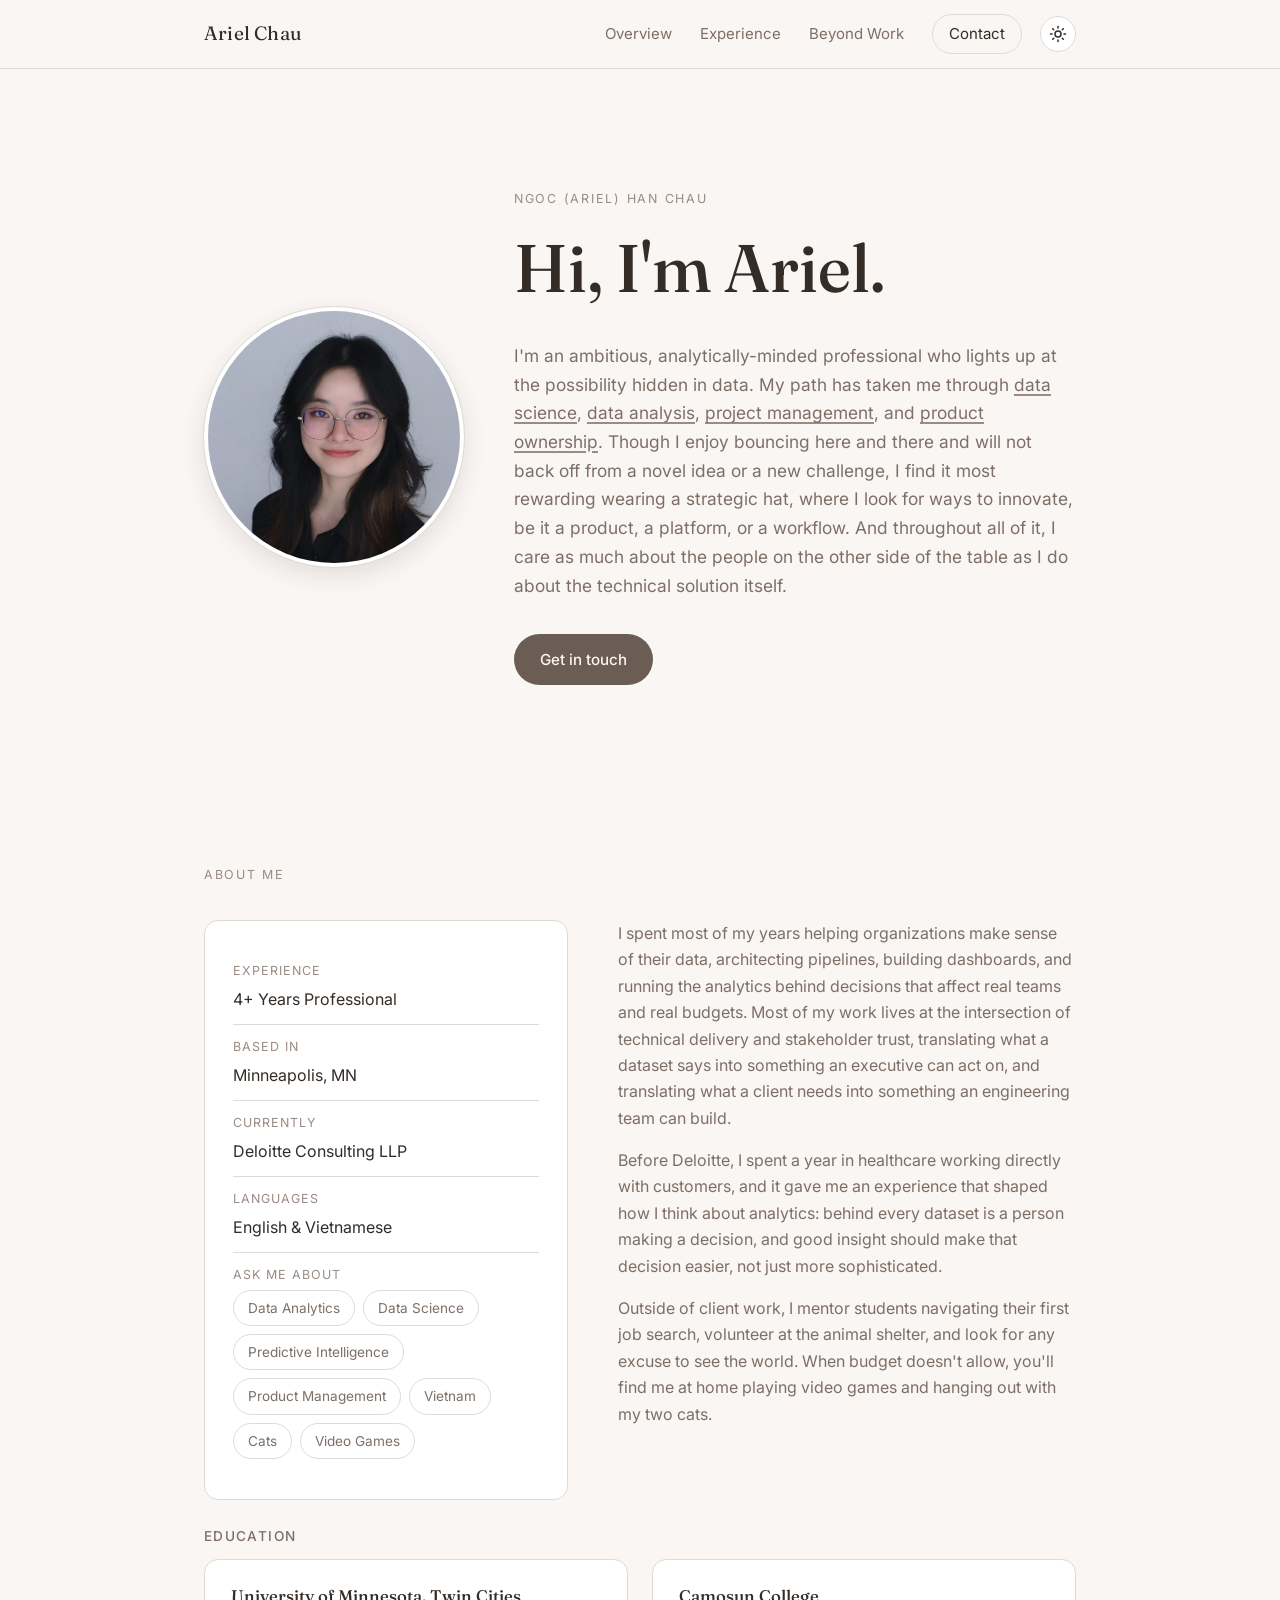
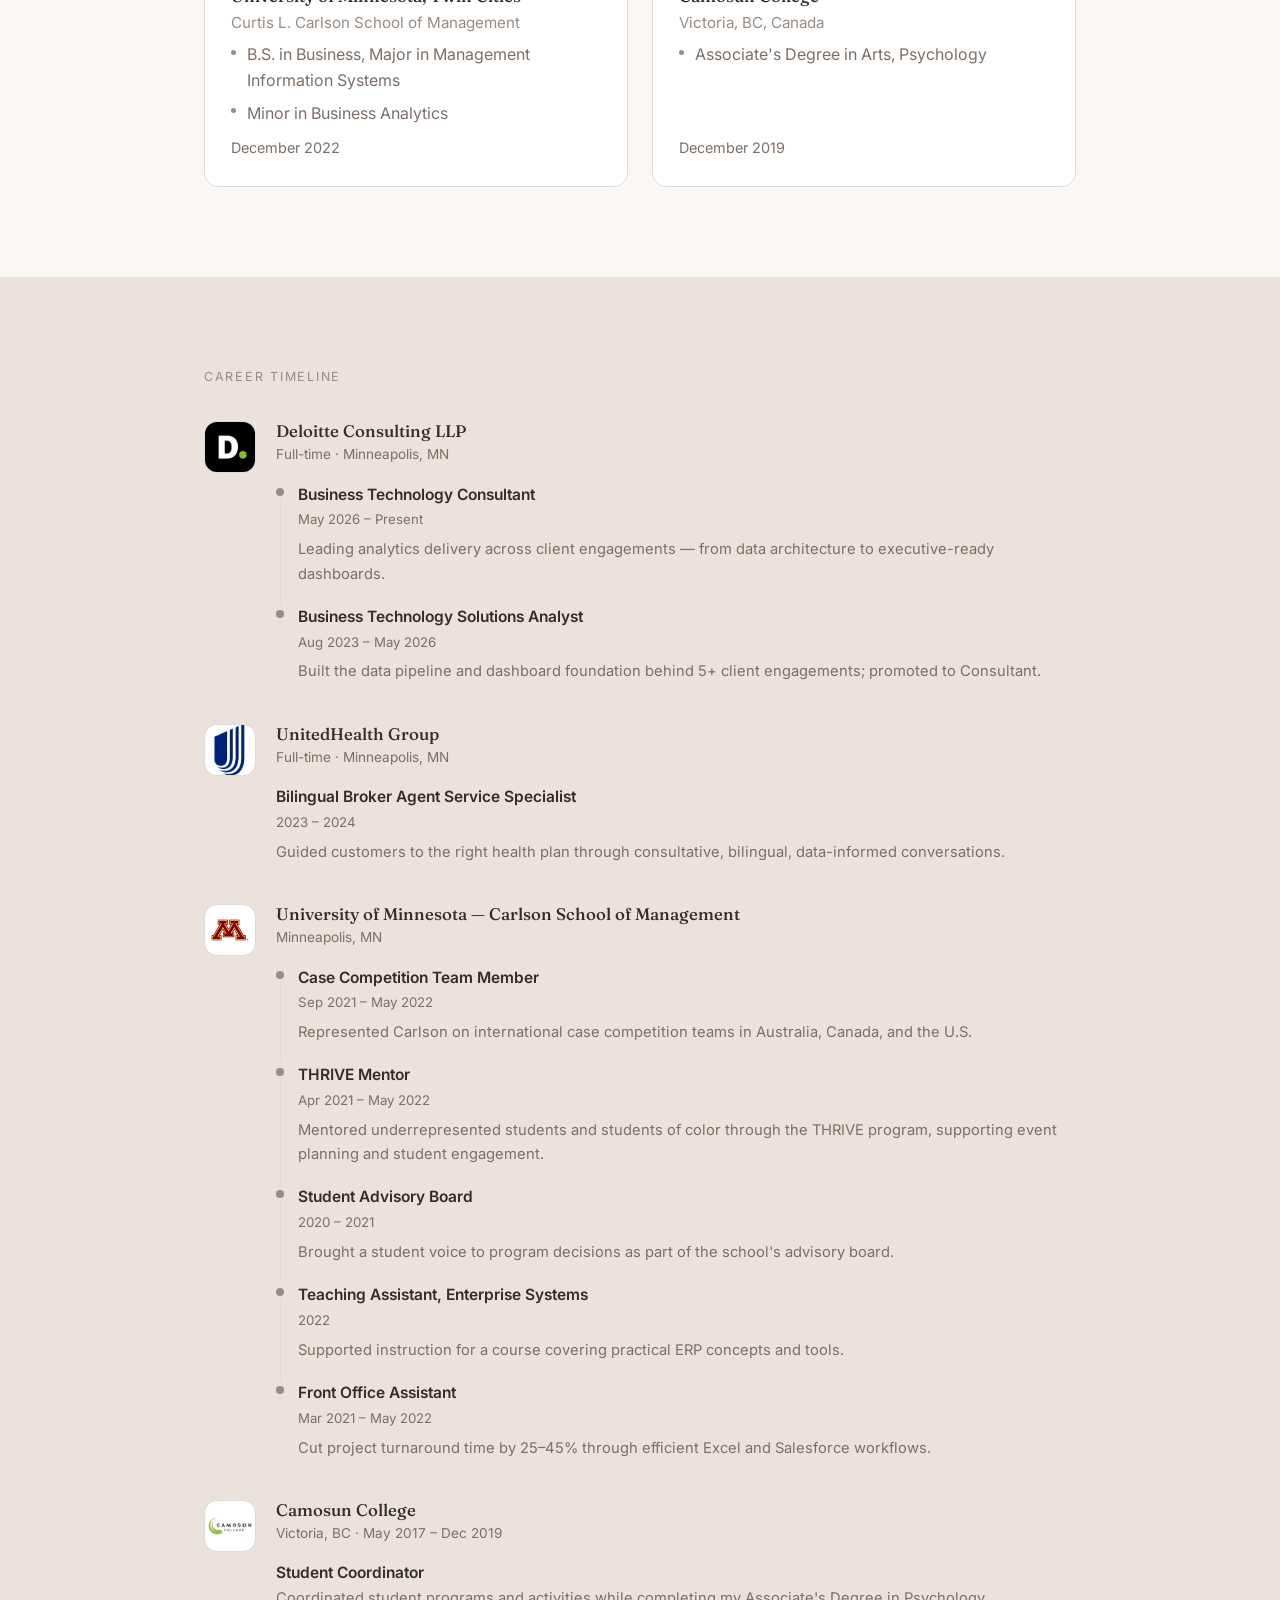
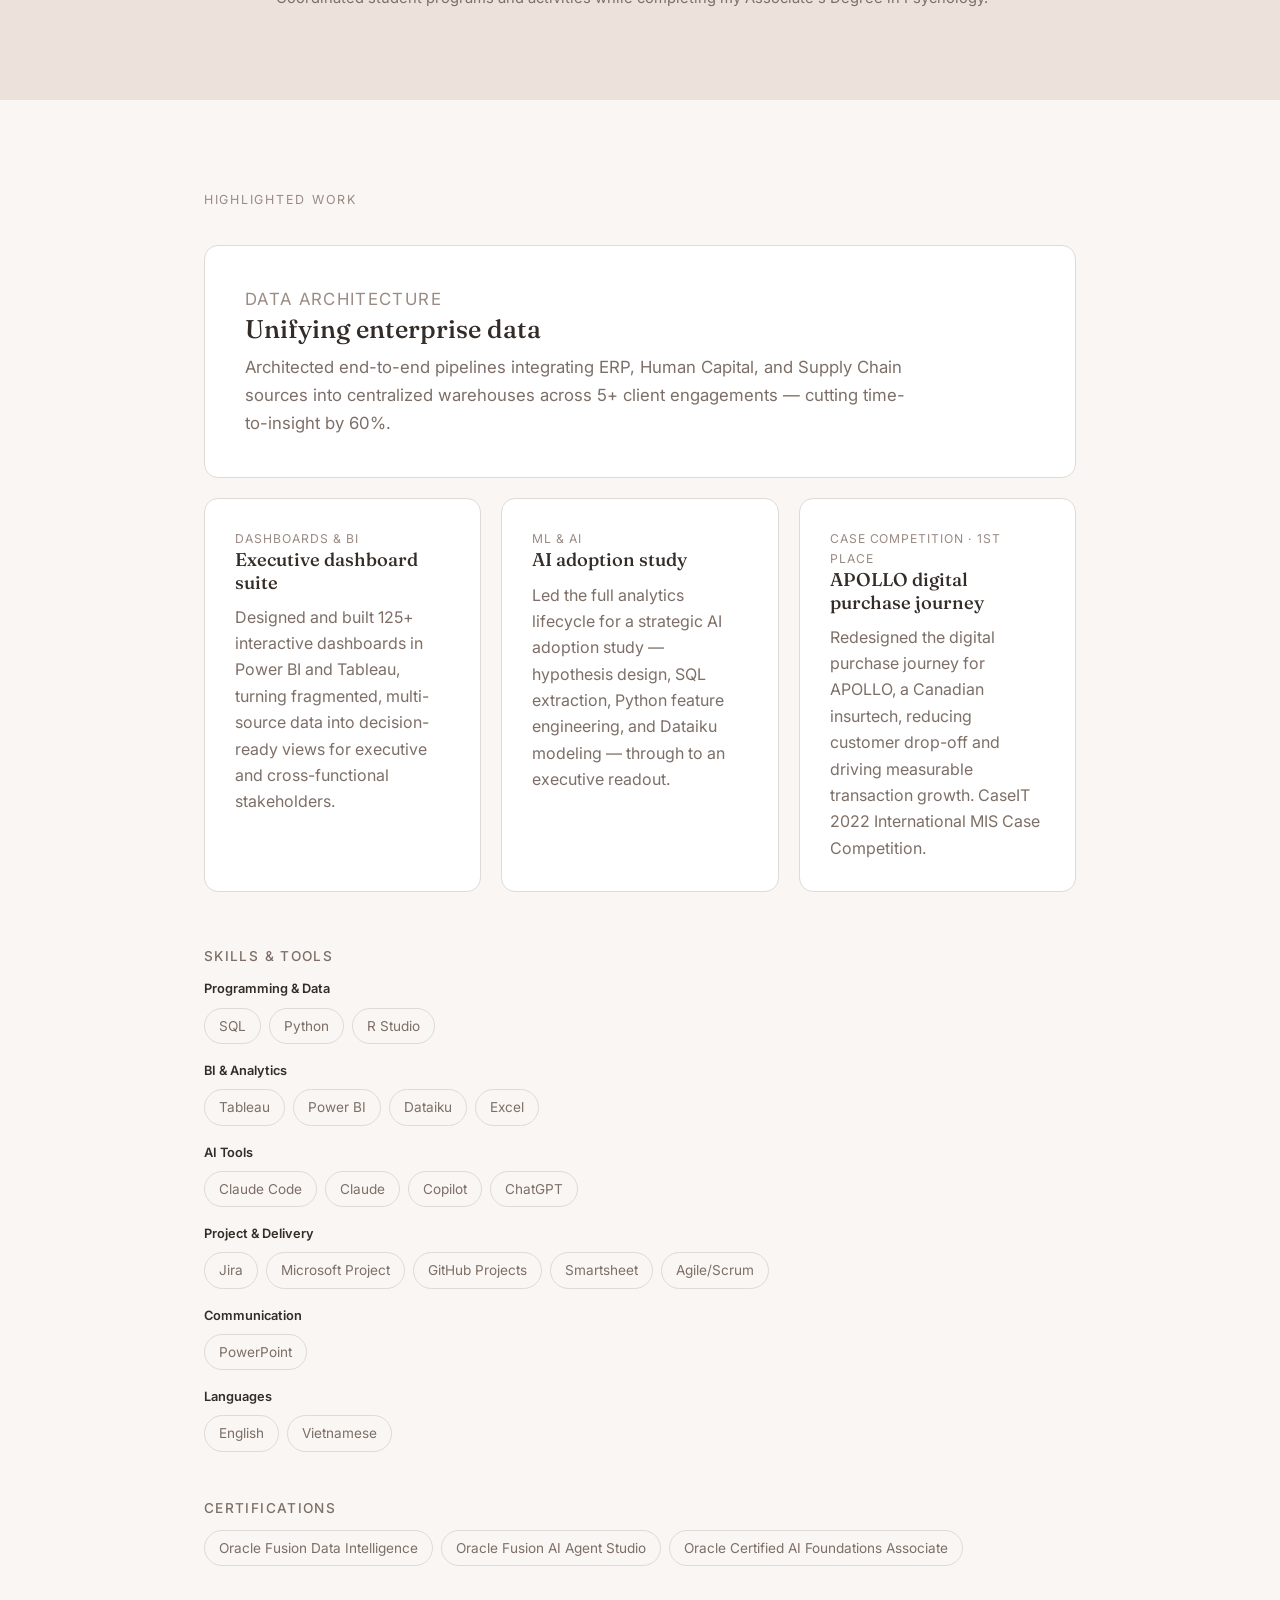
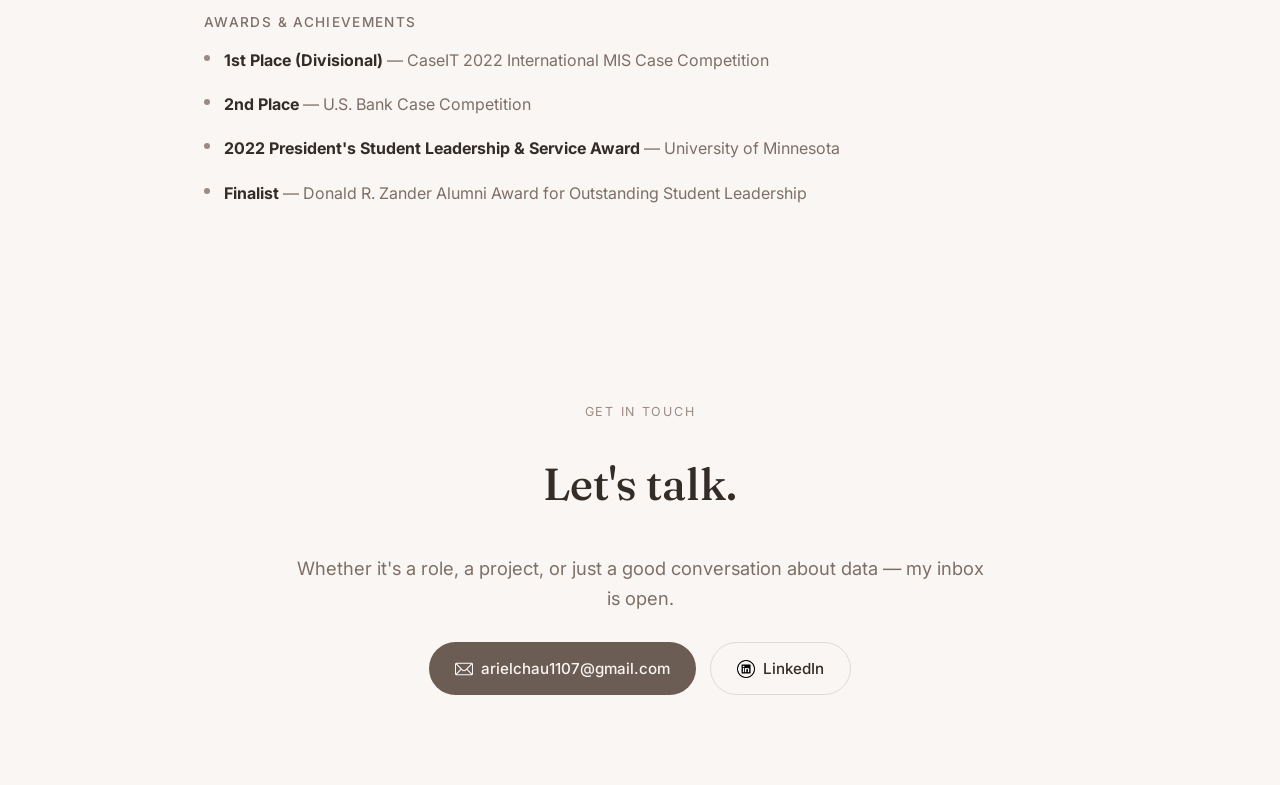
<file: index.html>
<!DOCTYPE html>
<html lang="en">
<head>
<meta charset="UTF-8">
<meta name="viewport" content="width=device-width, initial-scale=1.0">
<title>Ariel Chau - Strategic, Analytics & AI</title>
<meta name="description" content="Ariel Chau — Technology Consultant at Deloitte. Data, analytics, and people-first consulting.">
<link rel="icon" href="data:image/svg+xml,<svg xmlns=%22http://www.w3.org/2000/svg%22 viewBox=%220 0 100 100%22><text y=%22.9em%22 font-size=%2290%22>🌿</text></svg>">
<link rel="preconnect" href="https://fonts.googleapis.com">
<link rel="preconnect" href="https://fonts.gstatic.com" crossorigin>
<link href="https://fonts.googleapis.com/css2?family=Fraunces:opsz,wght@9..144,400;9..144,500;9..144,600&family=Inter:wght@400;500;600&display=swap" rel="stylesheet">
<link rel="stylesheet" href="styles.css">
<script>
  (function () {
    var stored = localStorage.getItem('theme');
    var theme = stored || 'light';
    document.documentElement.setAttribute('data-theme', theme);
  })();
</script>
</head>
<body>

<a class="skip-link" href="#main">Skip to content</a>

<header class="site-header">
  <div class="wrap header-inner">
    <a href="#top" class="brand">Ariel Chau</a>
    <div class="header-right">
      <nav class="site-nav" id="siteNav">
        <a href="#about">Overview</a>
        <a href="experience.html">Experience</a>
        <a href="beyond-work.html">Beyond Work</a>
        <a href="#contact" class="nav-cta">Contact</a>
      </nav>
      <button class="theme-toggle" id="themeToggle" aria-label="Switch to dark mode">
        <svg class="icon-sun" width="18" height="18" viewBox="0 0 24 24" fill="none" stroke="currentColor" stroke-width="2" stroke-linecap="round" stroke-linejoin="round"><circle cx="12" cy="12" r="4"></circle><path d="M12 2v2M12 20v2M4.93 4.93l1.41 1.41M17.66 17.66l1.41 1.41M2 12h2M20 12h2M6.34 17.66l-1.41 1.41M19.07 4.93l-1.41 1.41"></path></svg>
        <svg class="icon-moon" width="18" height="18" viewBox="0 0 24 24" fill="none" stroke="currentColor" stroke-width="2" stroke-linecap="round" stroke-linejoin="round"><path d="M21 12.79A9 9 0 1 1 11.21 3 7 7 0 0 0 21 12.79z"></path></svg>
      </button>
      <button class="nav-toggle" id="navToggle" aria-label="Toggle navigation" aria-expanded="false">
        <span></span><span></span><span></span>
      </button>
    </div>
  </div>
</header>

<main id="main">

  <!-- HERO -->
  <section class="hero" id="top">
    <div class="wrap hero-inner">
      <img class="hero-photo reveal" src="assets/headshot.jpg" alt="Portrait of Ariel Chau" width="260" height="260">
      <div class="hero-text">
        <p class="eyebrow reveal">Ngoc (Ariel) Han Chau</p>
        <h1 class="reveal">Hi, I'm Ariel.</h1>
        <p class="hero-sub reveal">
          I'm an ambitious, analytically-minded professional who lights up at the possibility hidden in
          data. My path has taken me through <a class="hero-keyword" href="experience.html?q=data%20science">data science</a>,
          <a class="hero-keyword" href="experience.html?q=data%20analysis">data analysis</a>,
          <a class="hero-keyword" href="experience.html?q=project%20management">project management</a>, and
          <a class="hero-keyword" href="experience.html?q=product%20ownership">product ownership</a>.
          Though I enjoy bouncing here and there and will not back off from a novel idea or a
          new challenge, I find it most rewarding wearing a strategic hat, where I look for ways to
          innovate, be it a product, a platform, or a workflow. And throughout all of it, I care as much
          about the people on the other side of the table as I do about the technical solution itself.
        </p>
        <div class="hero-actions reveal">
          <a class="btn btn-primary" href="#contact">Get in touch</a>
        </div>
      </div>
    </div>
  </section>

  <!-- ABOUT -->
  <section class="section" id="about">
    <div class="wrap">
      <p class="section-label reveal">About Me</p>
      <div class="about-grid">
        <div class="facts-card reveal">
          <dl class="facts">
            <div><dt>Experience</dt><dd>4+ Years Professional</dd></div>
            <div><dt>Based in</dt><dd>Minneapolis, MN</dd></div>
            <div><dt>Currently</dt><dd>Deloitte Consulting LLP</dd></div>
            <div><dt>Languages</dt><dd>English &amp; Vietnamese</dd></div>
            <div>
              <dt>Ask Me About</dt>
              <dd>
                <div class="tags facts-tags">
                  <span>Data Analytics</span>
                  <span>Data Science</span>
                  <span>Predictive Intelligence</span>
                  <span>Product Management</span>
                  <span>Vietnam</span>
                  <span>Cats</span>
                  <span>Video Games</span>
                </div>
              </dd>
            </div>
          </dl>
        </div>
        <div class="reveal">
          <p>
            I spent most of my years helping organizations make sense of their data, architecting
            pipelines, building dashboards, and running the analytics behind decisions that affect real
            teams and real budgets. Most of my work lives at the intersection of technical delivery and
            stakeholder trust, translating what a dataset says into something an executive can act on, and
            translating what a client needs into something an engineering team can build.
          </p>
          <p>
            Before Deloitte, I spent a year in healthcare working directly with customers, and it gave me
            an experience that shaped how I think about analytics: behind every dataset is a person making
            a decision, and good insight should make that decision easier, not just more sophisticated.
          </p>
          <p>
            Outside of client work, I mentor students navigating their first job search, volunteer at the
            animal shelter, and look for any excuse to see the world. When budget doesn't allow, you'll
            find me at home playing video games and hanging out with my two cats.
          </p>
        </div>
      </div>

      <h4 class="sub-label">Education</h4>
      <div class="edu-grid">
        <div class="edu-card reveal">
          <div>
            <h4>University of Minnesota, Twin Cities</h4>
            <p class="timeline-org">Curtis L. Carlson School of Management</p>
            <ul class="edu-list">
              <li>B.S. in Business, Major in Management Information Systems</li>
              <li>Minor in Business Analytics</li>
            </ul>
          </div>
          <p class="muted">December 2022</p>
        </div>
        <div class="edu-card reveal">
          <div>
            <h4>Camosun College</h4>
            <p class="timeline-org">Victoria, BC, Canada</p>
            <ul class="edu-list">
              <li>Associate's Degree in Arts, Psychology</li>
            </ul>
          </div>
          <p class="muted">December 2019</p>
        </div>
      </div>
    </div>
  </section>

  <!-- CAREER TIMELINE -->
  <section class="section section-alt" id="career-timeline">
    <div class="wrap">
      <p class="section-label reveal">Career Timeline</p>

      <div class="career-timeline">

        <div class="tl-group reveal">
          <div class="tl-logo"><img src="assets/logos/deloitte-icon.png" alt="Deloitte logo"></div>
          <div class="tl-group-body">
            <h3 class="tl-company">Deloitte Consulting LLP</h3>
            <p class="tl-meta">Full-time · Minneapolis, MN</p>
            <div class="tl-roles">
              <div class="tl-role">
                <p class="tl-role-title">Business Technology Consultant</p>
                <p class="tl-role-date">May 2026 – Present</p>
                <p class="tl-role-brief">Leading analytics delivery across client engagements — from data architecture to executive-ready dashboards.</p>
              </div>
              <div class="tl-role">
                <p class="tl-role-title">Business Technology Solutions Analyst</p>
                <p class="tl-role-date">Aug 2023 – May 2026</p>
                <p class="tl-role-brief">Built the data pipeline and dashboard foundation behind 5+ client engagements; promoted to Consultant.</p>
              </div>
            </div>
          </div>
        </div>

        <div class="tl-group reveal">
          <div class="tl-logo"><img src="assets/logos/uhg-icon.webp" alt="UnitedHealth Group logo"></div>
          <div class="tl-group-body">
            <h3 class="tl-company">UnitedHealth Group</h3>
            <p class="tl-meta">Full-time · Minneapolis, MN</p>
            <div class="tl-roles">
              <div class="tl-role tl-role--plain">
                <p class="tl-role-title">Bilingual Broker Agent Service Specialist</p>
                <p class="tl-role-date">2023 – 2024</p>
                <p class="tl-role-brief">Guided customers to the right health plan through consultative, bilingual, data-informed conversations.</p>
              </div>
            </div>
          </div>
        </div>

        <div class="tl-group reveal">
          <div class="tl-logo tl-logo--contain"><img src="assets/logos/umn.svg" alt="University of Minnesota logo"></div>
          <div class="tl-group-body">
            <h3 class="tl-company">University of Minnesota — Carlson School of Management</h3>
            <p class="tl-meta">Minneapolis, MN</p>
            <div class="tl-roles">
              <div class="tl-role">
                <p class="tl-role-title">Case Competition Team Member</p>
                <p class="tl-role-date">Sep 2021 – May 2022</p>
                <p class="tl-role-brief">Represented Carlson on international case competition teams in Australia, Canada, and the U.S.</p>
              </div>
              <div class="tl-role">
                <p class="tl-role-title">THRIVE Mentor</p>
                <p class="tl-role-date">Apr 2021 – May 2022</p>
                <p class="tl-role-brief">Mentored underrepresented students and students of color through the THRIVE program, supporting event planning and student engagement.</p>
              </div>
              <div class="tl-role">
                <p class="tl-role-title">Student Advisory Board</p>
                <p class="tl-role-date">2020 – 2021</p>
                <p class="tl-role-brief">Brought a student voice to program decisions as part of the school's advisory board.</p>
              </div>
              <div class="tl-role">
                <p class="tl-role-title">Teaching Assistant, Enterprise Systems</p>
                <p class="tl-role-date">2022</p>
                <p class="tl-role-brief">Supported instruction for a course covering practical ERP concepts and tools.</p>
              </div>
              <div class="tl-role">
                <p class="tl-role-title">Front Office Assistant</p>
                <p class="tl-role-date">Mar 2021 – May 2022</p>
                <p class="tl-role-brief">Cut project turnaround time by 25–45% through efficient Excel and Salesforce workflows.</p>
              </div>
            </div>
          </div>
        </div>

        <div class="tl-group reveal">
          <div class="tl-logo"><img src="assets/logos/camosun-icon.webp" alt="Camosun College logo"></div>
          <div class="tl-group-body">
            <h3 class="tl-company">Camosun College</h3>
            <p class="tl-meta">Victoria, BC · May 2017 – Dec 2019</p>
            <div class="tl-roles">
              <div class="tl-role tl-role--plain">
                <p class="tl-role-title">Student Coordinator</p>
                <p class="tl-role-brief">Coordinated student programs and activities while completing my Associate's Degree in Psychology.</p>
              </div>
            </div>
          </div>
        </div>

      </div>
    </div>
  </section>

  <!-- WORK / PROJECTS -->
  <section class="section" id="work">
    <div class="wrap">
      <p class="section-label reveal">Highlighted Work</p>
      <div class="work-bento reveal">
        <article class="work-card work-card-featured">
          <p class="card-tag">Data Architecture</p>
          <h3>Unifying enterprise data</h3>
          <p>Architected end-to-end pipelines integrating ERP, Human Capital, and Supply Chain sources into centralized warehouses across 5+ client engagements — cutting time-to-insight by 60%.</p>
        </article>
        <article class="work-card">
          <p class="card-tag">Dashboards &amp; BI</p>
          <h3>Executive dashboard suite</h3>
          <p>Designed and built 125+ interactive dashboards in Power BI and Tableau, turning fragmented, multi-source data into decision-ready views for executive and cross-functional stakeholders.</p>
        </article>
        <article class="work-card">
          <p class="card-tag">ML &amp; AI</p>
          <h3>AI adoption study</h3>
          <p>Led the full analytics lifecycle for a strategic AI adoption study — hypothesis design, SQL extraction, Python feature engineering, and Dataiku modeling — through to an executive readout.</p>
        </article>
        <article class="work-card">
          <p class="card-tag">Case Competition · 1st Place</p>
          <h3>APOLLO digital purchase journey</h3>
          <p>Redesigned the digital purchase journey for APOLLO, a Canadian insurtech, reducing customer drop-off and driving measurable transaction growth. CaseIT 2022 International MIS Case Competition.</p>
        </article>
      </div>

      <div class="reveal stack-block">
        <h4 class="sub-label">Skills &amp; Tools</h4>
        <div class="skill-groups">
          <div class="skill-group">
            <p class="skill-group-label">Programming &amp; Data</p>
            <div class="tags"><span>SQL</span><span>Python</span><span>R Studio</span></div>
          </div>
          <div class="skill-group">
            <p class="skill-group-label">BI &amp; Analytics</p>
            <div class="tags"><span>Tableau</span><span>Power BI</span><span>Dataiku</span><span>Excel</span></div>
          </div>
          <div class="skill-group">
            <p class="skill-group-label">AI Tools</p>
            <div class="tags"><span>Claude Code</span><span>Claude</span><span>Copilot</span><span>ChatGPT</span></div>
          </div>
          <div class="skill-group">
            <p class="skill-group-label">Project &amp; Delivery</p>
            <div class="tags"><span>Jira</span><span>Microsoft Project</span><span>GitHub Projects</span><span>Smartsheet</span><span>Agile/Scrum</span></div>
          </div>
          <div class="skill-group">
            <p class="skill-group-label">Communication</p>
            <div class="tags"><span>PowerPoint</span></div>
          </div>
          <div class="skill-group">
            <p class="skill-group-label">Languages</p>
            <div class="tags"><span>English</span><span>Vietnamese</span></div>
          </div>
        </div>
      </div>

      <div class="reveal stack-block">
        <h4 class="sub-label">Certifications</h4>
        <div class="tags">
          <span>Oracle Fusion Data Intelligence</span>
          <span>Oracle Fusion AI Agent Studio</span>
          <span>Oracle Certified AI Foundations Associate</span>
        </div>
      </div>

      <div class="reveal stack-block">
        <h4 class="sub-label">Awards &amp; Achievements</h4>
        <ul class="plain-list">
          <li><strong>1st Place (Divisional)</strong> — CaseIT 2022 International MIS Case Competition</li>
          <li><strong>2nd Place</strong> — U.S. Bank Case Competition</li>
          <li><strong>2022 President's Student Leadership &amp; Service Award</strong> — University of Minnesota</li>
          <li><strong>Finalist</strong> — Donald R. Zander Alumni Award for Outstanding Student Leadership</li>
        </ul>
      </div>
    </div>
  </section>

  <!-- CONTACT -->
  <section class="section contact" id="contact">
    <div class="wrap contact-inner">
      <p class="section-label reveal">Get in Touch</p>
      <h2 class="reveal">Let's talk.</h2>
      <p class="hero-sub reveal">
        Whether it's a role, a project, or just a good conversation about data —
        my inbox is open.
      </p>
      <div class="contact-links reveal">
        <a class="btn btn-primary btn-icon" href="mailto:arielchau1107@gmail.com"><img src="assets/icons/mail.png" alt="" width="18" height="18">arielchau1107@gmail.com</a>
        <a class="btn btn-ghost btn-icon" href="https://linkedin.com/in/ariel-chau/" target="_blank" rel="noopener"><img src="assets/icons/linkedin.png" alt="" width="18" height="18">LinkedIn</a>
      </div>
    </div>
  </section>

</main>

<script src="script.js"></script>
</body>
</html>
</file>
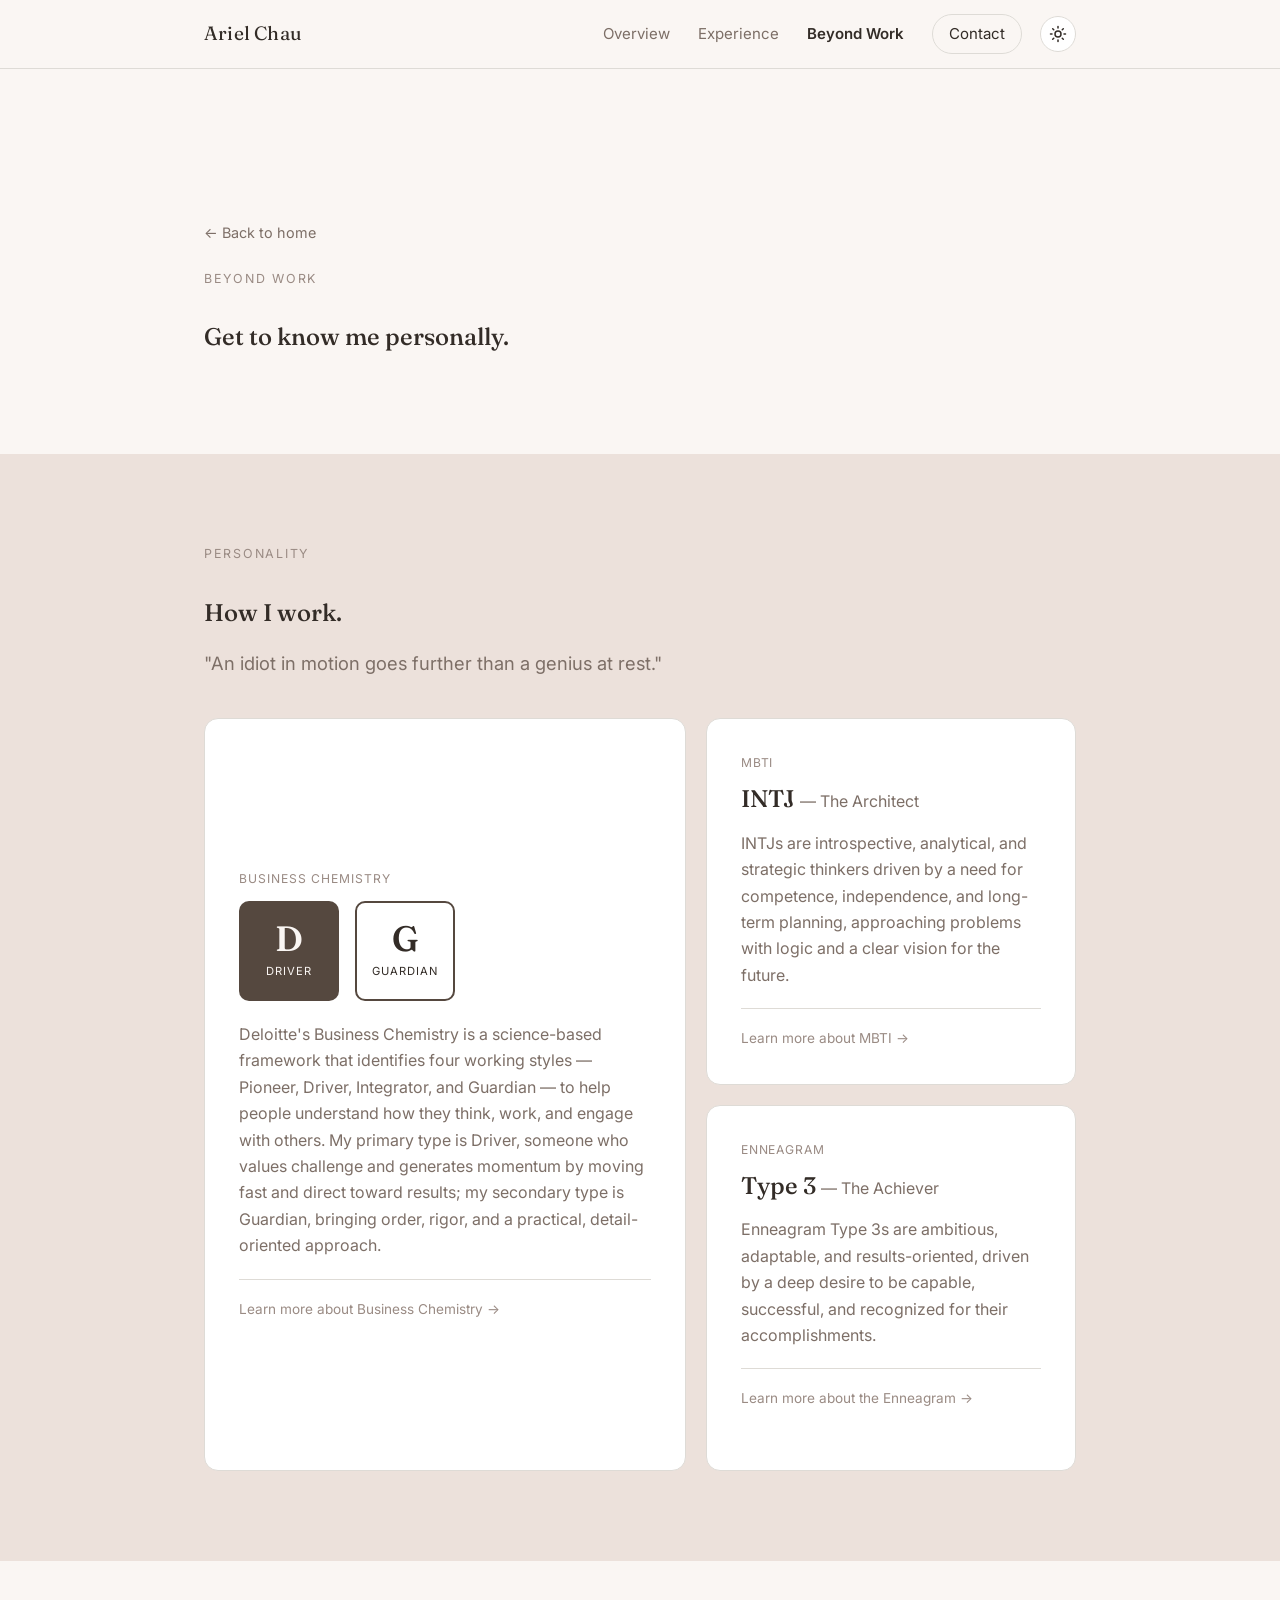
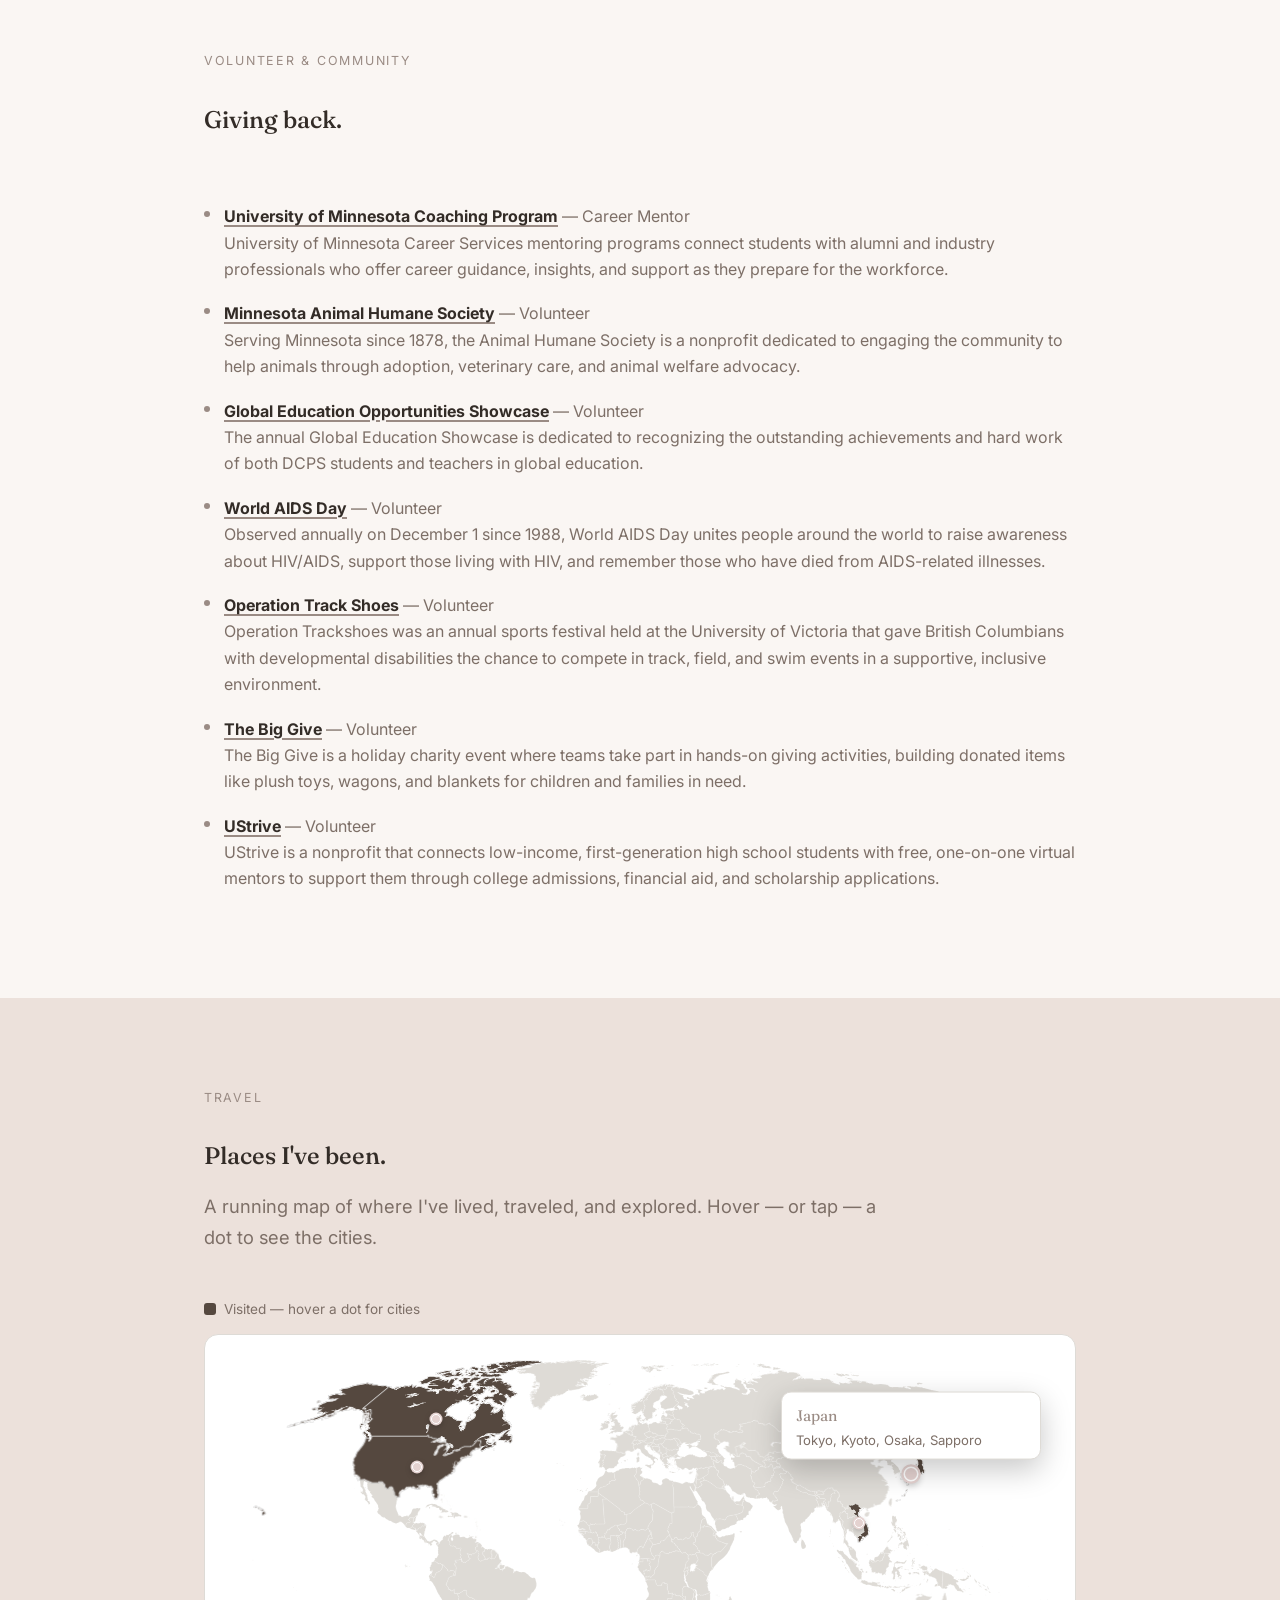
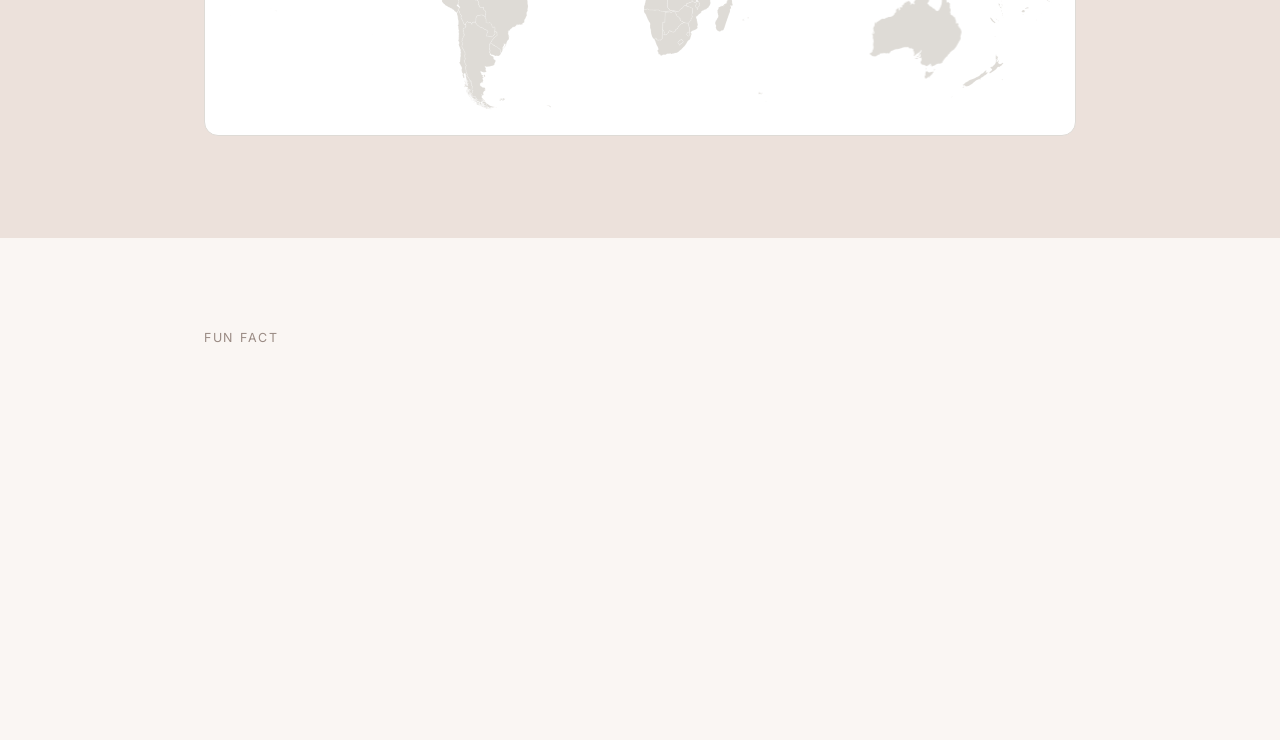
<file: beyond-work.html>
<!DOCTYPE html>
<html lang="en">
<head>
<meta charset="UTF-8">
<meta name="viewport" content="width=device-width, initial-scale=1.0">
<title>Beyond Work — Ariel Chau</title>
<meta name="description" content="Beyond Ariel Chau's work — places she's traveled and volunteered.">
<link rel="icon" href="data:image/svg+xml,<svg xmlns=%22http://www.w3.org/2000/svg%22 viewBox=%220 0 100 100%22><text y=%22.9em%22 font-size=%2290%22>🌿</text></svg>">
<link rel="preconnect" href="https://fonts.googleapis.com">
<link rel="preconnect" href="https://fonts.gstatic.com" crossorigin>
<link href="https://fonts.googleapis.com/css2?family=Fraunces:opsz,wght@9..144,400;9..144,500;9..144,600&family=Inter:wght@400;500;600&display=swap" rel="stylesheet">
<link rel="stylesheet" href="styles.css">
<script>
  (function () {
    var stored = localStorage.getItem('theme');
    var theme = stored || 'light';
    document.documentElement.setAttribute('data-theme', theme);
  })();
</script>
</head>
<body>

<a class="skip-link" href="#main">Skip to content</a>

<header class="site-header">
  <div class="wrap header-inner">
    <a href="index.html" class="brand">Ariel Chau</a>
    <div class="header-right">
      <nav class="site-nav" id="siteNav">
        <a href="index.html#about">Overview</a>
        <a href="experience.html">Experience</a>
        <a href="beyond-work.html" class="nav-active">Beyond Work</a>
        <a href="index.html#contact" class="nav-cta">Contact</a>
      </nav>
      <button class="theme-toggle" id="themeToggle" aria-label="Switch to dark mode">
        <svg class="icon-sun" width="18" height="18" viewBox="0 0 24 24" fill="none" stroke="currentColor" stroke-width="2" stroke-linecap="round" stroke-linejoin="round"><circle cx="12" cy="12" r="4"></circle><path d="M12 2v2M12 20v2M4.93 4.93l1.41 1.41M17.66 17.66l1.41 1.41M2 12h2M20 12h2M6.34 17.66l-1.41 1.41M19.07 4.93l-1.41 1.41"></path></svg>
        <svg class="icon-moon" width="18" height="18" viewBox="0 0 24 24" fill="none" stroke="currentColor" stroke-width="2" stroke-linecap="round" stroke-linejoin="round"><path d="M21 12.79A9 9 0 1 1 11.21 3 7 7 0 0 0 21 12.79z"></path></svg>
      </button>
      <button class="nav-toggle" id="navToggle" aria-label="Toggle navigation" aria-expanded="false">
        <span></span><span></span><span></span>
      </button>
    </div>
  </div>
</header>

<main id="main">

  <!-- PAGE HEADER -->
  <section class="section exp-header">
    <div class="wrap">
      <a class="back-link reveal" href="index.html">← Back to home</a>
      <p class="section-label reveal">Beyond Work</p>
      <h1 class="reveal">Get to know me personally.</h1>
    </div>
  </section>

  <!-- PERSONALITY -->
  <section class="section section-alt" id="personality">
    <div class="wrap">
      <p class="section-label reveal">Personality</p>
      <h2 class="reveal">How I work.</h2>
      <p class="hero-sub reveal">"An idiot in motion goes further than a genius at rest."</p>
      <div class="trait-bento reveal">
        <div class="trait-tile trait-tile-featured">
          <p class="trait-tag">Business Chemistry</p>
          <div class="chem-badges">
            <div class="chem-badge chem-badge-primary">
              <span class="chem-letter">D</span>
              <span class="chem-name">Driver</span>
            </div>
            <div class="chem-badge chem-badge-secondary">
              <span class="chem-letter">G</span>
              <span class="chem-name">Guardian</span>
            </div>
          </div>
          <p class="trait-desc">Deloitte's Business Chemistry is a science-based framework that identifies four working styles — Pioneer, Driver, Integrator, and Guardian — to help people understand how they think, work, and engage with others. My primary type is Driver, someone who values challenge and generates momentum by moving fast and direct toward results; my secondary type is Guardian, bringing order, rigor, and a practical, detail-oriented approach.</p>
          <a class="trait-link" href="https://www.deloitte.com/us/en/services/consulting/services/business-chemistry.html" target="_blank" rel="noopener">Learn more about Business Chemistry →</a>
        </div>
        <div class="trait-tile">
          <p class="trait-tag">MBTI</p>
          <p class="trait-type">INTJ <span class="trait-sub">— The Architect</span></p>
          <p class="trait-desc">INTJs are introspective, analytical, and strategic thinkers driven by a need for competence, independence, and long-term planning, approaching problems with logic and a clear vision for the future.</p>
          <a class="trait-link" href="https://www.16personalities.com/intj-personality" target="_blank" rel="noopener">Learn more about MBTI →</a>
        </div>
        <div class="trait-tile">
          <p class="trait-tag">Enneagram</p>
          <p class="trait-type">Type 3 <span class="trait-sub">— The Achiever</span></p>
          <p class="trait-desc">Enneagram Type 3s are ambitious, adaptable, and results-oriented, driven by a deep desire to be capable, successful, and recognized for their accomplishments.</p>
          <a class="trait-link" href="https://www.enneagraminstitute.com/type-3/" target="_blank" rel="noopener">Learn more about the Enneagram →</a>
        </div>
      </div>
    </div>
  </section>

  <!-- VOLUNTEER & COMMUNITY -->
  <section class="section" id="volunteer">
    <div class="wrap">
      <p class="section-label reveal">Volunteer &amp; Community</p>
      <h2 class="reveal">Giving back.</h2>
      <p class="hero-sub reveal">Non-profit organizations I have supported.</p>
      <ul class="plain-list volunteer-list reveal">
        <li>
          <strong><a class="hero-keyword" href="https://carlsonschool.umn.edu/alumni/volunteer/students" target="_blank" rel="noopener">University of Minnesota Coaching Program</a></strong> — Career Mentor<br>
          University of Minnesota Career Services mentoring programs connect students with alumni and industry professionals who offer career guidance, insights, and support as they prepare for the workforce.
        </li>
        <li>
          <strong><a class="hero-keyword" href="https://www.animalhumanesociety.org/" target="_blank" rel="noopener">Minnesota Animal Humane Society</a></strong> — Volunteer<br>
          Serving Minnesota since 1878, the Animal Humane Society is a nonprofit dedicated to engaging the community to help animals through adoption, veterinary care, and animal welfare advocacy.
        </li>
        <li>
          <strong><a class="hero-keyword" href="https://www.dcpsglobaled.org/events/global-education-showcase" target="_blank" rel="noopener">Global Education Opportunities Showcase</a></strong> — Volunteer<br>
          The annual Global Education Showcase is dedicated to recognizing the outstanding achievements and hard work of both DCPS students and teachers in global education.
        </li>
        <li>
          <strong><a class="hero-keyword" href="https://www.worldaidsday.org/" target="_blank" rel="noopener">World AIDS Day</a></strong> — Volunteer<br>
          Observed annually on December 1 since 1988, World AIDS Day unites people around the world to raise awareness about HIV/AIDS, support those living with HIV, and remember those who have died from AIDS-related illnesses.
        </li>
        <li>
          <strong><a class="hero-keyword" href="https://www.gvshof.ca/inductees-2/all-inductees/9-all-rounders/427-operation-trackshoes-2025.html" target="_blank" rel="noopener">Operation Track Shoes</a></strong> — Volunteer<br>
          Operation Trackshoes was an annual sports festival held at the University of Victoria that gave British Columbians with developmental disabilities the chance to compete in track, field, and swim events in a supportive, inclusive environment.
        </li>
        <li>
          <strong><a class="hero-keyword" href="https://www.teambonding.com/programs/the-ultimate-charity-team-building/" target="_blank" rel="noopener">The Big Give</a></strong> — Volunteer<br>
          The Big Give is a holiday charity event where teams take part in hands-on giving activities, building donated items like plush toys, wagons, and blankets for children and families in need.
        </li>
        <li>
          <strong><a class="hero-keyword" href="https://ustrive.org/" target="_blank" rel="noopener">UStrive</a></strong> — Volunteer<br>
          UStrive is a nonprofit that connects low-income, first-generation high school students with free, one-on-one virtual mentors to support them through college admissions, financial aid, and scholarship applications.
        </li>
      </ul>
    </div>
  </section>

  <!-- MAP -->
  <section class="section section-alt" id="places">
    <div class="wrap">
      <p class="section-label reveal">Travel</p>
      <h2 class="reveal">Places I've been.</h2>
      <p class="hero-sub reveal">
        A running map of where I've lived, traveled, and explored. Hover — or tap — a dot to see the cities.
      </p>
      <div class="reveal map-section">
        <div class="map-heading">
          <span class="map-legend"><i></i>Visited — hover a dot for cities</span>
        </div>
        <div class="world-map">
          <div class="world-map-canvas">
            <div class="world-map-svg" id="worldMap" data-src="assets/world-map.svg">
              <noscript><img src="assets/world-map.svg" alt="World map with Japan, Vietnam, Canada, and the United States highlighted"></noscript>
            </div>
            <div class="map-markers" id="mapMarkers">
              <button type="button" class="map-marker" style="left: 82.44%; top: 33.1%;" data-country="Japan" data-cities="Tokyo, Kyoto, Osaka, Sapporo" aria-label="Japan: Tokyo, Kyoto, Osaka, Sapporo"></button>
              <button type="button" class="map-marker" style="left: 76.2%; top: 46.69%;" data-country="Vietnam" data-cities="Sóc Trăng, Cần Thơ, Đà Lạt, Hồ Chí Minh City, Biên Hòa, Đồng Nai, Vũng Tàu, Phan Thiết, Phú Quốc, Nha Trang, Huế, Đà Nẵng, Hội An, Tây Ninh" aria-label="Vietnam: Sóc Trăng, Cần Thơ, Đà Lạt, Hồ Chí Minh City, Biên Hòa, Đồng Nai, Vũng Tàu, Phan Thiết, Phú Quốc, Nha Trang, Huế, Đà Nẵng, Hội An, Tây Ninh"></button>
              <button type="button" class="map-marker" style="left: 25.59%; top: 17.98%;" data-country="Canada" data-cities="Victoria, Vancouver, Toronto, Edmonton, Alberta" aria-label="Canada: Victoria, Vancouver, Toronto, Edmonton, Alberta"></button>
              <button type="button" class="map-marker" style="left: 23.26%; top: 31.4%;" data-country="United States" data-cities="Minneapolis, Chicago, Dallas, Houston, Austin, San Francisco, San Diego, New York, Alabama, Cincinnati, Cleveland, Boston" aria-label="United States: Minneapolis, Chicago, Dallas, Houston, Austin, San Francisco, San Diego, New York, Alabama, Cincinnati, Cleveland, Boston"></button>
            </div>
            <div class="map-tooltip" id="mapTooltip">
              <div class="map-tooltip-inner">
                <p class="map-tooltip-country"></p>
                <p class="map-tooltip-cities"></p>
              </div>
            </div>
          </div>
        </div>
      </div>
    </div>
  </section>

  <!-- TWO TRUTHS & A LIE -->
  <section class="section" id="truth-game">
    <div class="wrap">
      <p class="section-label reveal">Fun Fact</p>
      <h2 class="reveal">Two truths and a lie.</h2>
      <p class="hero-sub reveal">Tap the one you think is fake.</p>
      <div class="truth-game reveal" id="truthGame">
        <button type="button" class="truth-card" data-lie="false">
          <span class="truth-num">1</span>
          <p class="truth-text">I was once interviewed and featured on a Japanese food TV show.</p>
          <span class="truth-tag truth-tag-true">True</span>
          <span class="truth-tag truth-tag-lie">The Lie</span>
        </button>
        <button type="button" class="truth-card" data-lie="true">
          <span class="truth-num">2</span>
          <p class="truth-text">The most I've ever gambled in one go was $5,000.</p>
          <span class="truth-tag truth-tag-true">True</span>
          <span class="truth-tag truth-tag-lie">The Lie</span>
        </button>
        <button type="button" class="truth-card" data-lie="false">
          <span class="truth-num">3</span>
          <p class="truth-text">I genuinely enjoy peeling garlic.</p>
          <span class="truth-tag truth-tag-true">True</span>
          <span class="truth-tag truth-tag-lie">The Lie</span>
        </button>
      </div>
      <div class="truth-reveal" id="truthReveal">
        <p class="truth-reveal-headline" id="truthRevealHeadline"></p>
        <p class="truth-reveal-explain">The real number was <strong>$5</strong>, on a lottery ticket — which won back <strong>$4</strong>. High roller energy.</p>
        <button type="button" class="truth-replay" id="truthReplay">Play again ↺</button>
      </div>
    </div>
  </section>

</main>

<script src="script.js"></script>
</body>
</html>
</file>
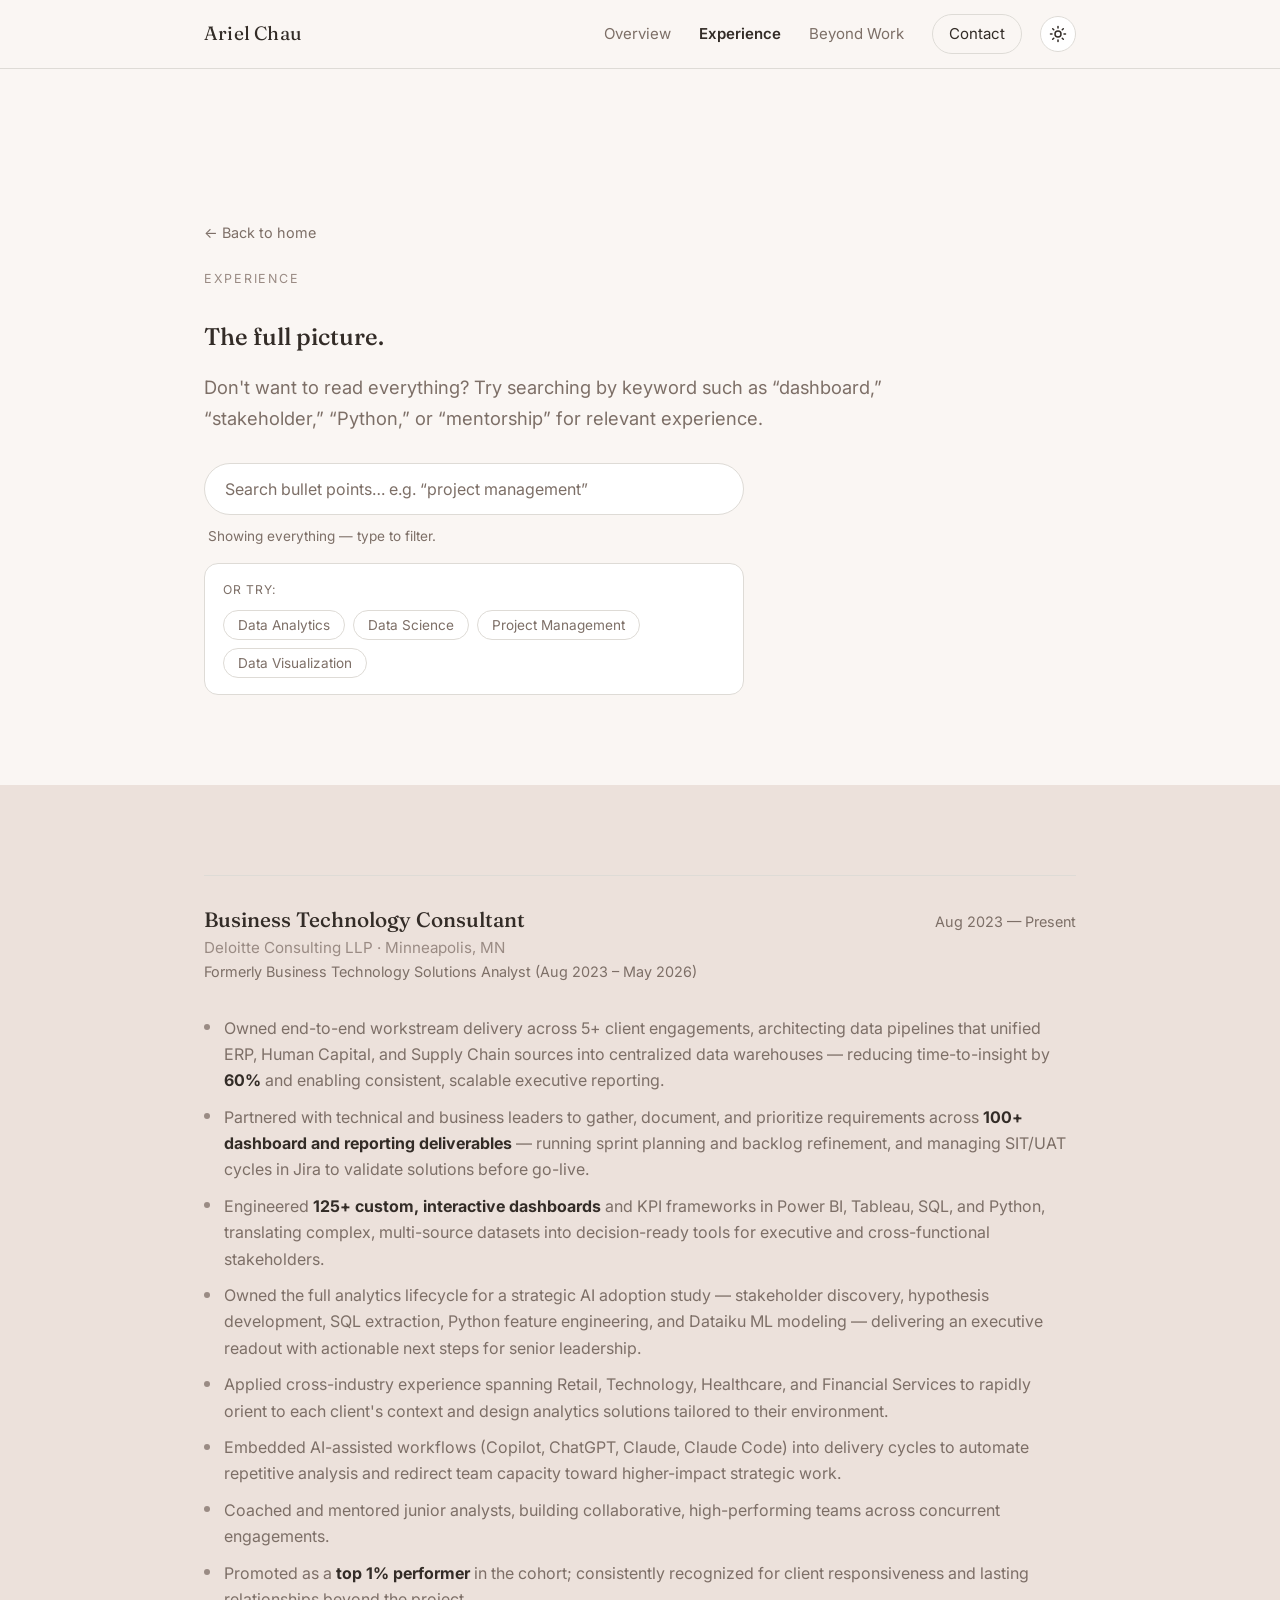
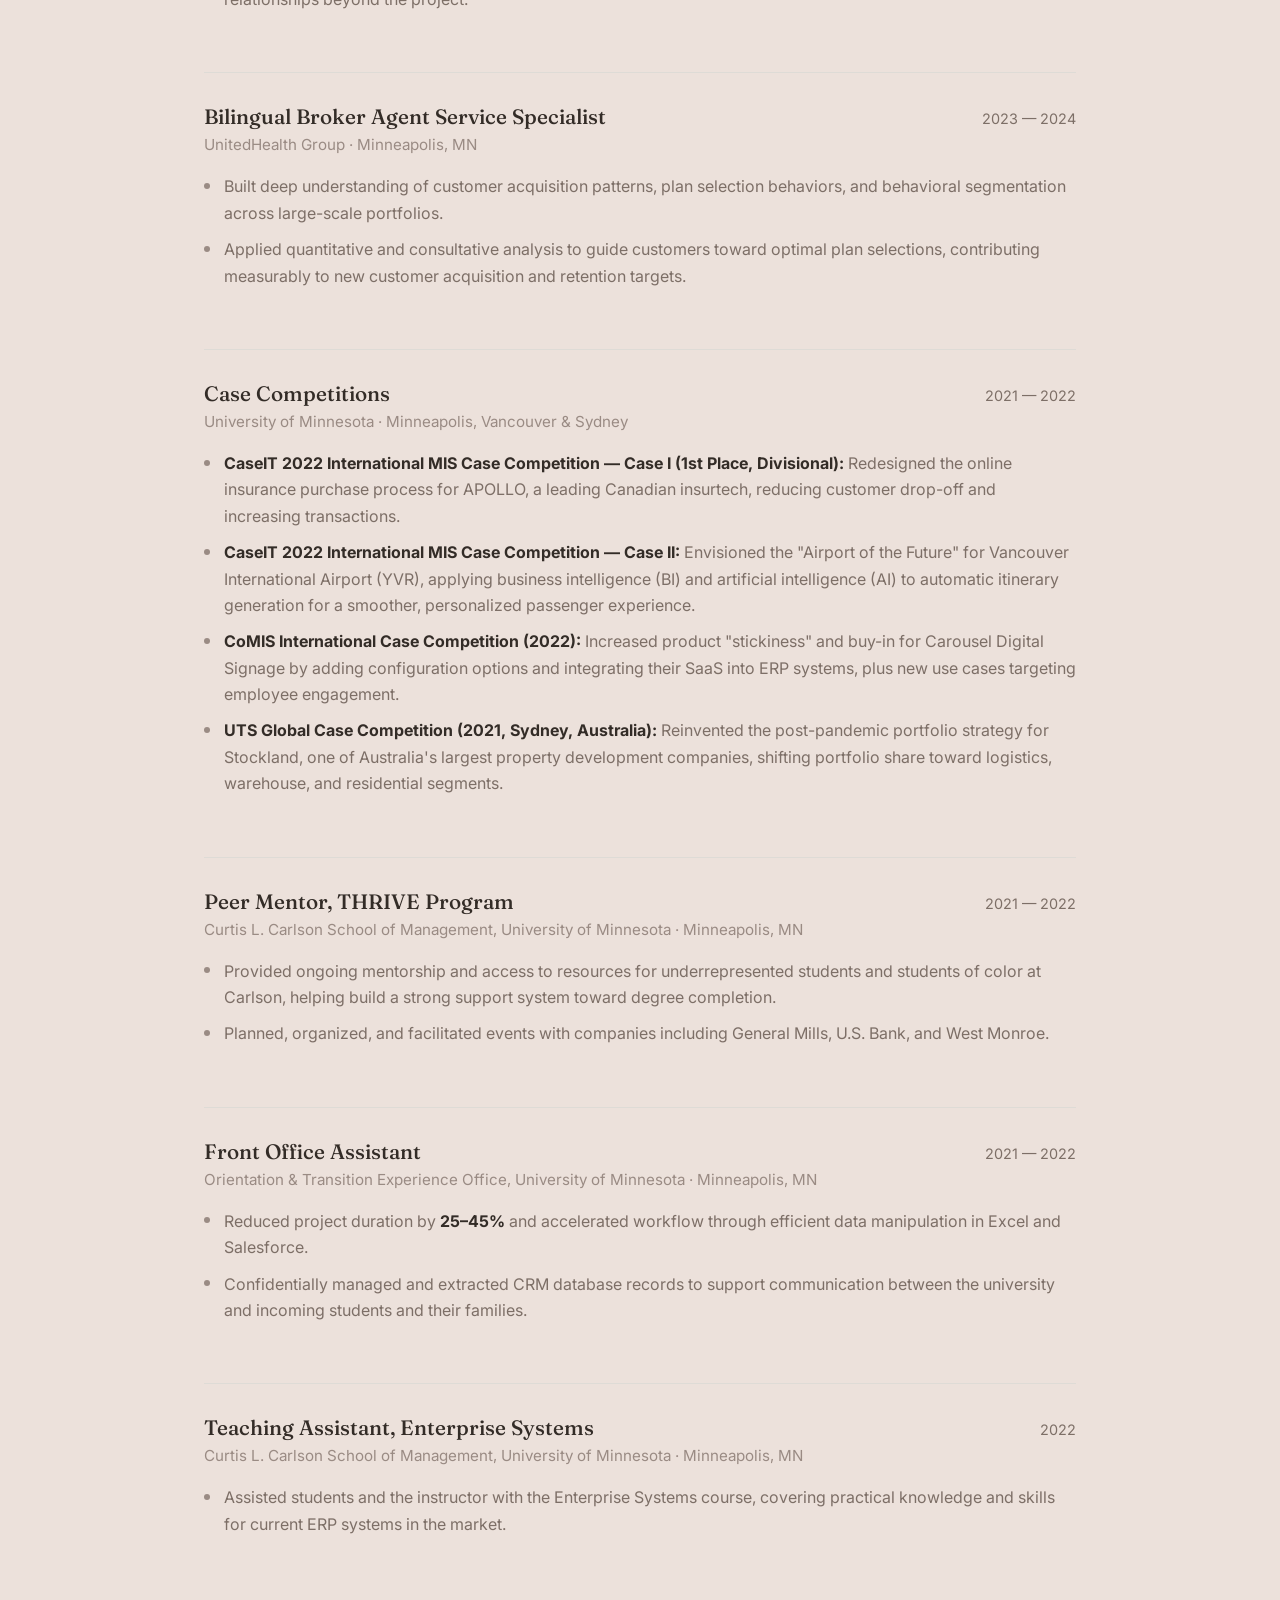
<file: experience.html>
<!DOCTYPE html>
<html lang="en">
<head>
<meta charset="UTF-8">
<meta name="viewport" content="width=device-width, initial-scale=1.0">
<title>Experience — Ariel Chau</title>
<meta name="description" content="Ariel Chau's full work experience — searchable by keyword.">
<link rel="icon" href="data:image/svg+xml,<svg xmlns=%22http://www.w3.org/2000/svg%22 viewBox=%220 0 100 100%22><text y=%22.9em%22 font-size=%2290%22>🌿</text></svg>">
<link rel="preconnect" href="https://fonts.googleapis.com">
<link rel="preconnect" href="https://fonts.gstatic.com" crossorigin>
<link href="https://fonts.googleapis.com/css2?family=Fraunces:opsz,wght@9..144,400;9..144,500;9..144,600&family=Inter:wght@400;500;600&display=swap" rel="stylesheet">
<link rel="stylesheet" href="styles.css">
<script>
  (function () {
    var stored = localStorage.getItem('theme');
    var theme = stored || 'light';
    document.documentElement.setAttribute('data-theme', theme);
  })();
</script>
</head>
<body>

<a class="skip-link" href="#main">Skip to content</a>

<header class="site-header">
  <div class="wrap header-inner">
    <a href="index.html" class="brand">Ariel Chau</a>
    <div class="header-right">
      <nav class="site-nav" id="siteNav">
        <a href="index.html#about">Overview</a>
        <a href="experience.html" class="nav-active">Experience</a>
        <a href="beyond-work.html">Beyond Work</a>
        <a href="index.html#contact" class="nav-cta">Contact</a>
      </nav>
      <button class="theme-toggle" id="themeToggle" aria-label="Switch to dark mode">
        <svg class="icon-sun" width="18" height="18" viewBox="0 0 24 24" fill="none" stroke="currentColor" stroke-width="2" stroke-linecap="round" stroke-linejoin="round"><circle cx="12" cy="12" r="4"></circle><path d="M12 2v2M12 20v2M4.93 4.93l1.41 1.41M17.66 17.66l1.41 1.41M2 12h2M20 12h2M6.34 17.66l-1.41 1.41M19.07 4.93l-1.41 1.41"></path></svg>
        <svg class="icon-moon" width="18" height="18" viewBox="0 0 24 24" fill="none" stroke="currentColor" stroke-width="2" stroke-linecap="round" stroke-linejoin="round"><path d="M21 12.79A9 9 0 1 1 11.21 3 7 7 0 0 0 21 12.79z"></path></svg>
      </button>
      <button class="nav-toggle" id="navToggle" aria-label="Toggle navigation" aria-expanded="false">
        <span></span><span></span><span></span>
      </button>
    </div>
  </div>
</header>

<main id="main">

  <!-- PAGE HEADER -->
  <section class="section exp-header">
    <div class="wrap">
      <a class="back-link reveal" href="index.html">← Back to home</a>
      <p class="section-label reveal">Experience</p>
      <h1 class="reveal">The full picture.</h1>
      <p class="hero-sub reveal">
        Don't want to read everything? Try searching by keyword such as
        “dashboard,” “stakeholder,” “Python,” or “mentorship” for relevant experience.
      </p>
      <div class="exp-search-wrap reveal">
        <input type="search" id="expSearch" class="exp-search" placeholder="Search bullet points… e.g. “project management”" aria-label="Search experience bullet points">
        <p class="exp-result-count" id="expResultCount">Showing everything — type to filter.</p>
        <div class="exp-quick-tags">
          <p class="exp-quick-label">Or try:</p>
          <div class="tags exp-quick-list">
            <button type="button" class="tag-btn" data-keyword="data analytics">Data Analytics</button>
            <button type="button" class="tag-btn" data-keyword="data science">Data Science</button>
            <button type="button" class="tag-btn" data-keyword="project management">Project Management</button>
            <button type="button" class="tag-btn" data-keyword="data visualization">Data Visualization</button>
          </div>
        </div>
      </div>
    </div>
  </section>

  <!-- EXPERIENCE -->
  <section class="section section-alt" id="experience-detail">
    <div class="wrap">

      <div class="timeline">
        <article class="timeline-item reveal">
          <div class="timeline-head">
            <div>
              <h3>Business Technology Consultant</h3>
              <p class="timeline-org">Deloitte Consulting LLP · Minneapolis, MN</p>
              <p class="muted">Formerly Business Technology Solutions Analyst (Aug 2023 – May 2026)</p>
            </div>
            <p class="timeline-date">Aug 2023 — Present</p>
          </div>
          <ul>
            <li data-keywords="project management, program management, data engineering, ETL, ELT, data pipelines, data warehousing, data architecture, systems integration, delivery management, workstream management, client engagement, ERP, human capital management, HCM, supply chain, SAP, Workday, data modeling, executive reporting, process optimization, scalability, cross-functional collaboration, consulting">Owned end-to-end workstream delivery across 5+ client engagements, architecting data pipelines that unified ERP, Human Capital, and Supply Chain sources into centralized data warehouses — reducing time-to-insight by <strong>60%</strong> and enabling consistent, scalable executive reporting.</li>
            <li data-keywords="product ownership, product management, business analysis, requirements gathering, requirements elicitation, documentation, stakeholder management, agile, scrum, kanban, backlog management, backlog refinement, sprint planning, user stories, acceptance criteria, SIT, UAT, user acceptance testing, quality assurance, QA, Jira, go-live, release management, prioritization">Partnered with technical and business leaders to gather, document, and prioritize requirements across <strong>100+ dashboard and reporting deliverables</strong> — running sprint planning and backlog refinement, and managing SIT/UAT cycles in Jira to validate solutions before go-live.</li>
            <li data-keywords="data analytics, business intelligence, BI, data visualization, dashboard design, dashboarding, KPI development, KPI frameworks, performance metrics, reporting, analytics engineering, Power BI, Tableau, SQL, Python, data modeling, data storytelling, executive reporting, stakeholder management, cross-functional collaboration, decision support, self-service analytics">Engineered <strong>125+ custom, interactive dashboards</strong> and KPI frameworks in Power BI, Tableau, SQL, and Python, translating complex, multi-source datasets into decision-ready tools for executive and cross-functional stakeholders.</li>
            <li data-keywords="machine learning, ML, data science, artificial intelligence, AI, AI adoption, AI strategy, predictive modeling, feature engineering, hypothesis testing, statistical analysis, SQL, Python, Dataiku, MLOps, data mining, research, strategy, strategic planning, executive communication, executive presentations, senior leadership, change management, innovation">Owned the full analytics lifecycle for a strategic AI adoption study — stakeholder discovery, hypothesis development, SQL extraction, Python feature engineering, and Dataiku ML modeling — delivering an executive readout with actionable next steps for senior leadership.</li>
            <li data-keywords="adaptability, industry expertise, retail, technology, healthcare, financial services, fintech, client management, client relationship management, consulting, management consulting, problem solving, critical thinking, solution design, analytics strategy, cross-industry experience, quick learning, onboarding, versatility">Applied cross-industry experience spanning Retail, Technology, Healthcare, and Financial Services to rapidly orient to each client's context and design analytics solutions tailored to their environment.</li>
            <li data-keywords="automation, process automation, process improvement, innovation, efficiency, generative AI, GenAI, large language models, LLM, Copilot, Microsoft Copilot, ChatGPT, Claude, Claude Code, prompt engineering, AI adoption, workflow automation, productivity, team enablement, change management, digital transformation">Embedded AI-assisted workflows (Copilot, ChatGPT, Claude, Claude Code) into delivery cycles to automate repetitive analysis and redirect team capacity toward higher-impact strategic work.</li>
            <li data-keywords="leadership, mentorship, coaching, team management, people management, team building, talent development, onboarding, knowledge sharing, performance management, collaboration, cross-functional teams, staff development, junior analyst development">Coached and mentored junior analysts, building collaborative, high-performing teams across concurrent engagements.</li>
            <li data-keywords="performance, top performer, promotion, career growth, client relationship management, client responsiveness, recognition, communication, interpersonal skills, relationship building, client satisfaction, trust building">Promoted as a <strong>top 1% performer</strong> in the cohort; consistently recognized for client responsiveness and lasting relationships beyond the project.</li>
          </ul>
        </article>

        <article class="timeline-item reveal">
          <div class="timeline-head">
            <div>
              <h3>Bilingual Broker Agent Service Specialist</h3>
              <p class="timeline-org">UnitedHealth Group · Minneapolis, MN</p>
            </div>
            <p class="timeline-date">2023 — 2024</p>
          </div>
          <ul>
            <li data-keywords="data analytics, customer analytics, market research, customer segmentation, segmentation analysis, behavioral analysis, data analysis, healthcare, insurance, healthcare analytics, portfolio management, customer acquisition, pattern recognition, trend analysis, consumer insights">Built deep understanding of customer acquisition patterns, plan selection behaviors, and behavioral segmentation across large-scale portfolios.</li>
            <li data-keywords="sales, customer service, consultative selling, quantitative analysis, data analysis, retention, customer retention, customer acquisition, healthcare, insurance, bilingual, communication, relationship management, target achievement, performance metrics">Applied quantitative and consultative analysis to guide customers toward optimal plan selections, contributing measurably to new customer acquisition and retention targets.</li>
          </ul>
        </article>

        <article class="timeline-item reveal">
          <div class="timeline-head">
            <div>
              <h3>Case Competitions</h3>
              <p class="timeline-org">University of Minnesota · Minneapolis, Vancouver &amp; Sydney</p>
            </div>
            <p class="timeline-date">2021 — 2022</p>
          </div>
          <ul>
            <li data-keywords="product strategy, UX, user experience, UI, customer experience, insurtech, insurance technology, e-commerce, conversion optimization, digital transformation, process redesign, journey mapping, case competition, teamwork, presentation skills, business case, consulting, problem solving, strategy"><strong>CaseIT 2022 International MIS Case Competition — Case I (1st Place, Divisional):</strong> Redesigned the online insurance purchase process for APOLLO, a leading Canadian insurtech, reducing customer drop-off and increasing transactions.</li>
            <li data-keywords="innovation, product design, artificial intelligence, AI, business intelligence, BI, customer experience, travel technology, aviation, automation, itinerary generation, personalization, case competition, teamwork, presentation skills, strategy, digital transformation"><strong>CaseIT 2022 International MIS Case Competition — Case II:</strong> Envisioned the "Airport of the Future" for Vancouver International Airport (YVR), applying business intelligence (BI) and artificial intelligence (AI) to automatic itinerary generation for a smoother, personalized passenger experience.</li>
            <li data-keywords="product management, SaaS, ERP integration, go-to-market, go-to-market strategy, use case development, product strategy, employee engagement, digital signage, B2B, case competition, business strategy, stakeholder engagement, market expansion"><strong>CoMIS International Case Competition (2022):</strong> Increased product "stickiness" and buy-in for Carousel Digital Signage by adding configuration options and integrating their SaaS into ERP systems, plus new use cases targeting employee engagement.</li>
            <li data-keywords="strategy, strategic planning, portfolio management, real estate, property development, market analysis, post-pandemic strategy, logistics, business strategy, case competition, teamwork, international business"><strong>UTS Global Case Competition (2021, Sydney, Australia):</strong> Reinvented the post-pandemic portfolio strategy for Stockland, one of Australia's largest property development companies, shifting portfolio share toward logistics, warehouse, and residential segments.</li>
          </ul>
        </article>

        <article class="timeline-item reveal">
          <div class="timeline-head">
            <div>
              <h3>Peer Mentor, THRIVE Program</h3>
              <p class="timeline-org">Curtis L. Carlson School of Management, University of Minnesota · Minneapolis, MN</p>
            </div>
            <p class="timeline-date">2021 — 2022</p>
          </div>
          <ul>
            <li data-keywords="DEI, diversity equity inclusion, diversity and inclusion, student success, coaching, leadership, mentorship, underrepresented students, students of color, community building, student support, higher education">Provided ongoing mentorship and access to resources for underrepresented students and students of color at Carlson, helping build a strong support system toward degree completion.</li>
            <li data-keywords="event planning, corporate partnerships, program coordination, project management, stakeholder engagement, logistics, vendor management, cross-functional collaboration, community engagement">Planned, organized, and facilitated events with companies including General Mills, U.S. Bank, and West Monroe.</li>
          </ul>
        </article>

        <article class="timeline-item reveal">
          <div class="timeline-head">
            <div>
              <h3>Front Office Assistant</h3>
              <p class="timeline-org">Orientation &amp; Transition Experience Office, University of Minnesota · Minneapolis, MN</p>
            </div>
            <p class="timeline-date">2021 — 2022</p>
          </div>
          <ul>
            <li data-keywords="process improvement, efficiency, data management, operations, workflow optimization, Excel, data manipulation, Salesforce, CRM, productivity, time management, administrative support">Reduced project duration by <strong>25–45%</strong> and accelerated workflow through efficient data manipulation in Excel and Salesforce.</li>
            <li data-keywords="database management, data privacy, confidentiality, data security, communications, CRM, Salesforce, records management, higher education, customer service, administrative support">Confidentially managed and extracted CRM database records to support communication between the university and incoming students and their families.</li>
          </ul>
        </article>

        <article class="timeline-item reveal">
          <div class="timeline-head">
            <div>
              <h3>Teaching Assistant, Enterprise Systems</h3>
              <p class="timeline-org">Curtis L. Carlson School of Management, University of Minnesota · Minneapolis, MN</p>
            </div>
            <p class="timeline-date">2022</p>
          </div>
          <ul>
            <li data-keywords="teaching, instruction, education, curriculum support, ERP training, enterprise resource planning, higher education, tutoring, classroom support, student support, knowledge transfer">Assisted students and the instructor with the Enterprise Systems course, covering practical knowledge and skills for current ERP systems in the market.</li>
          </ul>
        </article>
      </div>

      <p class="exp-empty" id="expEmpty">It looks like I haven't got there yet. Not everyone is capable of doing everything, right? :)</p>
    </div>
  </section>

</main>

<script src="script.js"></script>
</body>
</html>
</file>
<file: styles.css>
/* ---------- Reset & base ---------- */
* { box-sizing: border-box; }
html { scroll-behavior: smooth; }
@media (prefers-reduced-motion: reduce) {
  html { scroll-behavior: auto; }
  * { animation: none !important; transition: none !important; }
}

/* Palette: "Muted & Sophisticated" — Linen #ECE1DB, Soft Blush #E4D2D0,
   Dust Grey #DEDBD6, Silver #BFB8B0, Taupe #9A8B84 */
:root {
  --linen: #ece1db;
  --blush: #e4d2d0;
  --dust: #dedbd6;
  --silver: #bfb8b0;
  --taupe: #9a8b84;
  --taupe-deep: #55483f;

  --bg: #faf6f3;
  --bg-alt: var(--linen);
  --text: #332c27;
  --text-muted: #7d6f67;
  --border: var(--dust);
  --accent: var(--taupe);
  --accent-strong: #6b5c54;
  --card-bg: #ffffff;
  --radius: 14px;
  --serif: "Fraunces", Georgia, "Times New Roman", serif;
  --sans: "Inter", -apple-system, BlinkMacSystemFont, "Segoe UI", sans-serif;
}

[data-theme="dark"] {
  --bg: #211d1a;
  --bg-alt: #29241f;
  --text: #f2ece6;
  --text-muted: #b9ac9f;
  --border: #453d36;
  --accent: #d3bfae;
  --accent-strong: #ecdfd2;
  --card-bg: #2b2622;
}

body {
  margin: 0;
  background: var(--bg);
  color: var(--text);
  font-family: var(--sans);
  line-height: 1.65;
  -webkit-font-smoothing: antialiased;
}

h1, h2, h3, h4 {
  font-family: var(--serif);
  font-weight: 500;
  line-height: 1.2;
  margin: 0 0 0.5em;
  color: var(--text);
}

p { margin: 0 0 1em; color: var(--text-muted); }
a { color: inherit; }
ul { padding-left: 0; list-style: none; }

.wrap {
  max-width: 920px;
  margin: 0 auto;
  padding: 0 24px;
}

.skip-link {
  position: absolute;
  left: -999px;
  top: 0;
  background: var(--accent-strong);
  color: #fff;
  padding: 10px 16px;
  z-index: 100;
}
.skip-link:focus { left: 16px; top: 16px; }

/* ---------- Header ---------- */
.site-header {
  position: sticky;
  top: 0;
  z-index: 50;
  background: color-mix(in srgb, var(--bg) 88%, transparent);
  backdrop-filter: blur(8px);
  border-bottom: 1px solid var(--border);
}
.header-inner {
  display: flex;
  align-items: center;
  justify-content: space-between;
  height: 68px;
}
.brand {
  font-family: var(--serif);
  font-size: 1.2rem;
  text-decoration: none;
  letter-spacing: 0.01em;
}
.header-right {
  display: flex;
  align-items: center;
  gap: 18px;
}
.site-nav {
  display: flex;
  align-items: center;
  gap: 28px;
}
.site-nav a {
  text-decoration: none;
  font-size: 0.94rem;
  color: var(--text-muted);
  transition: color 0.2s;
}
.site-nav a:hover { color: var(--text); }
.nav-cta {
  border: 1px solid var(--border);
  padding: 7px 16px;
  border-radius: 999px;
  color: var(--text) !important;
}
.nav-toggle {
  display: none;
  flex-direction: column;
  gap: 5px;
  background: none;
  border: none;
  cursor: pointer;
  padding: 8px;
}
.nav-toggle span {
  width: 22px;
  height: 2px;
  background: var(--text);
  display: block;
}

/* ---------- Theme toggle ---------- */
.theme-toggle {
  display: flex;
  align-items: center;
  justify-content: center;
  width: 36px;
  height: 36px;
  border-radius: 50%;
  border: 1px solid var(--border);
  background: var(--card-bg);
  color: var(--text);
  cursor: pointer;
  padding: 0;
  transition: border-color 0.2s, transform 0.15s;
}
.theme-toggle:hover { border-color: var(--accent); transform: translateY(-1px); }
.theme-toggle .icon-moon { display: none; }
[data-theme="dark"] .theme-toggle .icon-sun { display: none; }
[data-theme="dark"] .theme-toggle .icon-moon { display: block; }

/* ---------- Hero ---------- */
.hero {
  padding: 120px 0 90px;
}
.hero-inner {
  display: flex;
  align-items: center;
  gap: 50px;
}
.hero-text { flex: 1; min-width: 0; }
.hero-photo {
  flex-shrink: 0;
  width: 260px;
  height: 260px;
  border-radius: 50%;
  object-fit: cover;
  object-position: 50% 44%;
  border: 4px solid var(--card-bg);
  outline: 1px solid var(--border);
  box-shadow: 0 8px 24px rgba(51, 44, 39, 0.12);
}

.eyebrow {
  text-transform: uppercase;
  letter-spacing: 0.14em;
  font-size: 0.78rem;
  color: var(--accent);
  margin-bottom: 18px;
}
.hero h1 {
  font-size: clamp(2.6rem, 6vw, 4.2rem);
  max-width: 14ch;
}
.hero-sub {
  font-size: 1.15rem;
  max-width: 58ch;
  margin-top: 20px;
}
.hero .hero-sub {
  font-size: 1.0875rem;
}
.hero-keyword {
  color: inherit;
  text-decoration: underline;
  text-decoration-color: var(--accent);
  text-decoration-thickness: 1.5px;
  text-underline-offset: 3px;
  transition: color 0.15s ease, text-decoration-color 0.15s ease;
}
.hero-keyword:hover {
  color: var(--accent-strong);
  text-decoration-color: var(--accent-strong);
}
.hero-actions {
  display: flex;
  gap: 14px;
  margin-top: 34px;
  flex-wrap: wrap;
}

/* ---------- Buttons ---------- */
.btn {
  display: inline-block;
  text-decoration: none;
  padding: 13px 26px;
  border-radius: 999px;
  font-size: 0.95rem;
  font-weight: 500;
  transition: transform 0.15s ease, background 0.2s, border-color 0.2s;
}
.btn:hover { transform: translateY(-1px); }
.btn-primary {
  background: var(--accent-strong);
  color: var(--bg);
}
.btn-primary:hover { background: var(--accent); }
.btn-ghost {
  border: 1px solid var(--border);
  color: var(--text);
}
.btn-ghost:hover { border-color: var(--accent); }
.btn-icon {
  display: inline-flex;
  align-items: center;
  gap: 8px;
}
.btn-icon img {
  display: block;
  flex-shrink: 0;
}
.btn-primary.btn-icon img {
  filter: invert(1);
}
[data-theme="dark"] .btn-primary.btn-icon img {
  filter: none;
}
[data-theme="dark"] .btn-ghost.btn-icon img {
  filter: invert(1);
}

/* ---------- Sections ---------- */
.section { padding: 90px 0; }
.section-alt { background: var(--bg-alt); }
.section-label {
  text-transform: uppercase;
  letter-spacing: 0.14em;
  font-size: 0.78rem;
  color: var(--accent);
  margin-bottom: 34px;
}
.sub-label {
  font-family: var(--sans);
  font-size: 0.85rem;
  text-transform: uppercase;
  letter-spacing: 0.1em;
  color: var(--text-muted);
  margin: 28px 0 14px;
}
.sub-label:first-child { margin-top: 0; }
.muted { color: var(--text-muted); font-size: 0.9rem; }

/* ---------- About ---------- */
.about-grid {
  display: grid;
  grid-template-columns: 1.15fr 1.45fr;
  gap: 50px;
}
.about-grid p { max-width: 62ch; }
.facts-card {
  background: var(--card-bg);
  border: 1px solid var(--border);
  border-radius: var(--radius);
  padding: 28px;
  height: fit-content;
}
.facts { margin: 0; }
.facts > div {
  padding: 12px 0;
  border-bottom: 1px solid var(--border);
}
.facts > div:last-child { border-bottom: none; }
.facts dt {
  font-size: 0.78rem;
  text-transform: uppercase;
  letter-spacing: 0.08em;
  color: var(--accent);
  margin-bottom: 4px;
}
.facts dd { margin: 0; }
.facts-tags { margin-top: 4px; }

/* ---------- Experience page ---------- */
.nav-active {
  color: var(--text) !important;
  font-weight: 600;
}
.back-link {
  display: inline-block;
  margin-bottom: 24px;
  font-size: 0.9rem;
  color: var(--text-muted);
  text-decoration: none;
}
.back-link:hover { color: var(--accent); }
.exp-header { padding-top: 150px; }
.exp-search-wrap {
  margin-top: 30px;
  max-width: 540px;
}
.exp-search {
  width: 100%;
  padding: 15px 20px;
  border-radius: 999px;
  border: 1px solid var(--border);
  background: var(--card-bg);
  color: var(--text);
  font-family: var(--sans);
  font-size: 1rem;
  outline: none;
  box-sizing: border-box;
  transition: border-color 0.2s;
}
.exp-search:focus { border-color: var(--accent); }
.exp-search::placeholder { color: var(--text-muted); }
.exp-result-count {
  margin: 10px 4px 0;
  font-size: 0.85rem;
  color: var(--text-muted);
}
.exp-empty {
  display: none;
  padding: 10px 0 40px;
  color: var(--text-muted);
}
.exp-quick-tags {
  margin-top: 16px;
  padding: 16px 18px;
  border: 1px solid var(--border);
  border-radius: var(--radius);
  background: var(--card-bg);
}
.exp-quick-label {
  font-size: 0.76rem;
  text-transform: uppercase;
  letter-spacing: 0.08em;
  color: var(--text-muted);
  margin: 0 0 10px;
}
.exp-quick-list { margin: 0; }
.tag-btn {
  border: 1px solid var(--border);
  border-radius: 999px;
  padding: 6px 14px;
  font-size: 0.85rem;
  font-family: var(--sans);
  color: var(--text-muted);
  background: transparent;
  cursor: pointer;
  transition: border-color 0.2s, color 0.2s, background-color 0.2s;
}
.tag-btn:hover { border-color: var(--accent); color: var(--text); }
.tag-btn.active {
  border-color: var(--accent);
  color: var(--text);
  background: var(--bg-alt);
}
mark.exp-highlight {
  background: var(--blush);
  color: var(--text);
  border-radius: 3px;
  padding: 0 2px;
}

/* ---------- Career Timeline ---------- */
.career-timeline {
  display: flex;
  flex-direction: column;
  gap: 40px;
}
.tl-group {
  display: flex;
  align-items: flex-start;
  gap: 20px;
}
.tl-logo {
  flex-shrink: 0;
  width: 52px;
  height: 52px;
  display: flex;
  align-items: center;
  justify-content: center;
  background: #ffffff;
  border: 1px solid var(--border);
  border-radius: 13px;
  overflow: hidden;
  box-sizing: border-box;
}
.tl-logo img {
  width: 100%;
  height: 100%;
  object-fit: cover;
  display: block;
}
.tl-logo--contain img {
  object-fit: contain;
  padding: 6px;
  box-sizing: border-box;
}
.tl-group-body { flex: 1; min-width: 0; }
.tl-company {
  margin: 0 0 2px;
  font-size: 1.05rem;
}
.tl-meta {
  margin: 0 0 16px;
  font-size: 0.85rem;
  color: var(--text-muted);
}
.tl-roles { display: flex; flex-direction: column; }
.tl-role {
  position: relative;
  padding-left: 22px;
  padding-bottom: 18px;
}
.tl-role:last-child { padding-bottom: 0; }
.tl-role::before {
  content: "";
  position: absolute;
  left: 0;
  top: 6px;
  width: 8px;
  height: 8px;
  border-radius: 50%;
  background: var(--accent);
}
.tl-role::after {
  content: "";
  position: absolute;
  left: 3.5px;
  top: 16px;
  bottom: 0;
  width: 1px;
  background: var(--border);
}
.tl-role:last-child::after { display: none; }
.tl-role--plain {
  padding-left: 0;
  padding-bottom: 0;
}
.tl-role--plain::before,
.tl-role--plain::after { display: none; }
.tl-role-title {
  margin: 0;
  font-weight: 600;
  color: var(--text);
  font-size: 0.97rem;
}
.tl-role-date {
  margin: 2px 0 6px;
  font-size: 0.83rem;
  color: var(--text-muted);
}
.tl-role-brief {
  margin: 0;
  font-size: 0.92rem;
}

/* ---------- Timeline ---------- */
.timeline { display: flex; flex-direction: column; gap: 44px; }
.timeline-item {
  border-top: 1px solid var(--border);
  padding-top: 32px;
}
.timeline-head {
  display: flex;
  justify-content: space-between;
  align-items: baseline;
  gap: 16px;
  flex-wrap: wrap;
  margin-bottom: 14px;
}
.timeline-head h3 { margin-bottom: 2px; font-size: 1.3rem; }
.timeline-org { color: var(--accent); font-size: 0.95rem; margin: 0; }
.timeline-date {
  color: var(--text-muted);
  font-size: 0.9rem;
  white-space: nowrap;
  margin: 0;
}
.timeline-item ul { display: flex; flex-direction: column; gap: 10px; }
.timeline-item li {
  padding-left: 20px;
  position: relative;
  color: var(--text-muted);
}
.timeline-item li::before {
  content: "";
  position: absolute;
  left: 0;
  top: 0.6em;
  width: 6px;
  height: 6px;
  border-radius: 50%;
  background: var(--accent);
}
.timeline-item li strong { color: var(--text); }

/* ---------- Education ---------- */
.edu-grid {
  display: grid;
  grid-template-columns: 1fr 1fr;
  gap: 24px;
}
.edu-card {
  background: var(--card-bg);
  border: 1px solid var(--border);
  border-radius: var(--radius);
  padding: 26px;
  display: flex;
  flex-direction: column;
}
.edu-card h4 { margin-bottom: 4px; font-size: 1.05rem; }
.edu-card p { margin: 0 0 6px; }
.edu-card .muted { margin-top: auto; padding-top: 10px; margin-bottom: 0; }
.edu-list {
  display: flex;
  flex-direction: column;
  gap: 6px;
  margin: 0;
  padding: 0;
}
.edu-list li {
  padding-left: 16px;
  position: relative;
  color: var(--text-muted);
}
.edu-list li::before {
  content: "";
  position: absolute;
  left: 0;
  top: 0.55em;
  width: 5px;
  height: 5px;
  border-radius: 50%;
  background: var(--accent);
}

/* ---------- Highlighted Work (bento) ---------- */
.work-bento {
  display: grid;
  grid-template-columns: repeat(3, 1fr);
  gap: 20px;
  margin-bottom: 56px;
}
.work-card {
  background: var(--card-bg);
  border: 1px solid var(--border);
  border-radius: var(--radius);
  padding: 30px;
}
.work-card-featured {
  grid-column: 1 / -1;
  padding: 40px;
}
.card-tag {
  font-size: 0.76rem;
  text-transform: uppercase;
  letter-spacing: 0.08em;
  color: var(--accent);
  margin-bottom: 12px;
}
.work-card h3 { font-size: 1.15rem; margin-bottom: 10px; }
.work-card p { margin: 0; }
.work-card-featured h3 { font-size: 1.6rem; }
.work-card-featured p { max-width: 62ch; font-size: 1.05rem; }

/* ---------- Trait strip (Personality) ---------- */
.trait-bento {
  display: grid;
  grid-template-columns: 1.3fr 1fr;
  grid-template-rows: 1fr 1fr;
  gap: 20px;
  margin-top: 40px;
}
.trait-tile {
  background: var(--card-bg);
  border: 1px solid var(--border);
  border-radius: var(--radius);
  padding: 34px;
  display: flex;
  flex-direction: column;
}
.trait-tile-featured {
  grid-column: 1;
  grid-row: 1 / 3;
  justify-content: center;
}
.trait-tag {
  font-size: 0.76rem;
  text-transform: uppercase;
  letter-spacing: 0.08em;
  color: var(--accent);
  margin-bottom: 12px;
}
.chem-badges {
  display: flex;
  gap: 16px;
  margin-bottom: 20px;
}
.chem-badge {
  width: 100px;
  height: 100px;
  border-radius: 10px;
  display: flex;
  flex-direction: column;
  align-items: center;
  justify-content: center;
  gap: 6px;
}
.chem-badge-primary {
  background: var(--taupe-deep);
  color: #faf6f3;
}
.chem-badge-secondary {
  border: 2px solid var(--taupe-deep);
  color: var(--text);
}
.chem-letter {
  font-family: var(--serif);
  font-size: 2.2rem;
  font-weight: 600;
  line-height: 1;
}
.chem-name {
  font-family: var(--sans);
  font-size: 0.7rem;
  text-transform: uppercase;
  letter-spacing: 0.08em;
}
.trait-type {
  font-family: var(--serif);
  font-weight: 500;
  line-height: 1.2;
  color: var(--text);
  margin-bottom: 16px;
  font-size: 1.5rem;
}
.trait-tile-featured .trait-type { font-size: 2.4rem; }
.trait-sub {
  font-family: var(--sans);
  font-size: 1rem;
  font-weight: 400;
  color: var(--text-muted);
}
.trait-desc { color: var(--text-muted); margin: 0; }
.trait-link {
  margin-top: 20px;
  padding-top: 18px;
  border-top: 1px solid var(--border);
  font-size: 0.85rem;
  color: var(--accent);
  text-decoration: none;
}
.trait-link:hover { color: var(--accent-strong); }

.two-col {
  display: grid;
  grid-template-columns: 1fr 1fr;
  gap: 50px;
}
.stack-block { margin-bottom: 48px; }
.stack-block:last-child { margin-bottom: 0; }

/* ---------- Tags ---------- */
.tags { display: flex; flex-wrap: wrap; gap: 8px; }
.tags span {
  border: 1px solid var(--border);
  border-radius: 999px;
  padding: 6px 14px;
  font-size: 0.85rem;
  color: var(--text-muted);
}
.skill-groups { display: flex; flex-direction: column; gap: 16px; }
.skill-group-label {
  font-family: var(--sans);
  font-size: 0.8rem;
  font-weight: 600;
  color: var(--text);
  margin: 0 0 8px;
}

/* ---------- Plain lists ---------- */
.plain-list { display: flex; flex-direction: column; gap: 18px; }
.plain-list li {
  padding-left: 20px;
  position: relative;
  color: var(--text-muted);
}
.plain-list li::before {
  content: "";
  position: absolute;
  left: 0;
  top: 0.5em;
  width: 6px;
  height: 6px;
  border-radius: 50%;
  background: var(--accent);
}
.plain-list li strong { color: var(--text); }

/* ---------- Two Truths & a Lie ---------- */
.truth-game {
  display: grid;
  grid-template-columns: repeat(3, 1fr);
  gap: 20px;
  margin-top: 40px;
}
.truth-card {
  background: var(--card-bg);
  border: 1px solid var(--border);
  border-radius: var(--radius);
  padding: 28px 26px;
  display: flex;
  flex-direction: column;
  align-items: flex-start;
  text-align: left;
  font-family: var(--sans);
  cursor: pointer;
  transition: border-color 0.2s, transform 0.2s, box-shadow 0.2s;
}
.truth-card:hover:not(:disabled) {
  border-color: var(--accent);
  transform: translateY(-3px);
}
.truth-num {
  font-family: var(--serif);
  font-size: 1.4rem;
  color: var(--accent);
  margin-bottom: 14px;
}
.truth-text { color: var(--text); margin: 0; }
.truth-tag {
  display: none;
  margin-top: 18px;
  padding: 5px 14px;
  border-radius: 999px;
  font-size: 0.76rem;
  text-transform: uppercase;
  letter-spacing: 0.08em;
}
.truth-tag-true { border: 1px solid var(--accent); color: var(--text); }
.truth-tag-lie { background: var(--taupe-deep); color: #faf6f3; }

.truth-game.revealed .truth-card { cursor: default; }
.truth-game.revealed .truth-card[data-lie="false"] .truth-tag-true { display: inline-block; }
.truth-game.revealed .truth-card[data-lie="true"] .truth-tag-lie { display: inline-block; }
.truth-game.revealed .truth-card[data-lie="true"] { border-color: var(--taupe-deep); }
.truth-card.truth-picked { box-shadow: 0 0 0 2px var(--accent-strong); }

.truth-reveal {
  display: none;
  margin-top: 30px;
  padding: 26px 28px;
  border: 1px solid var(--border);
  border-radius: var(--radius);
  background: var(--card-bg);
}
.truth-reveal.visible { display: block; }
.truth-reveal-headline {
  font-family: var(--serif);
  font-size: 1.2rem;
  color: var(--text);
  margin-bottom: 8px;
}
.truth-reveal-explain { margin-bottom: 18px; }
.truth-replay {
  border: 1px solid var(--border);
  border-radius: 999px;
  padding: 8px 18px;
  font-size: 0.85rem;
  font-family: var(--sans);
  color: var(--text-muted);
  background: transparent;
  cursor: pointer;
  transition: border-color 0.2s, color 0.2s;
}
.truth-replay:hover { border-color: var(--accent); color: var(--text); }

/* ---------- Travel / Map ---------- */
.volunteer-list { max-width: none; }

.map-section { margin-top: 46px; }

.map-heading {
  display: flex;
  align-items: center;
  justify-content: space-between;
  flex-wrap: wrap;
  gap: 10px;
  margin-bottom: 14px;
}
.map-heading .sub-label { margin: 0; }
.map-legend {
  display: inline-flex;
  align-items: center;
  gap: 8px;
  font-size: 0.85rem;
  color: var(--text-muted);
}
.map-legend i {
  width: 12px;
  height: 12px;
  border-radius: 3px;
  background: var(--taupe-deep);
  display: inline-block;
}

.world-map {
  background: var(--card-bg);
  border: 1px solid var(--border);
  border-radius: var(--radius);
  padding: 18px;
  margin-bottom: 12px;
  box-sizing: border-box;
}
.world-map-canvas {
  position: relative;
  width: 100%;
  aspect-ratio: 2754 / 1200;
}
.world-map-svg {
  position: absolute;
  inset: 0;
  overflow: hidden;
}
.world-map-svg svg {
  display: block;
  width: 100%;
  height: 100%;
}
/* Base land + highlighted countries (id selectors carry enough specificity
   to beat the map's own embedded stylesheet regardless of source order) */
.world-map-svg .landxx,
.world-map-svg .antxx {
  fill: var(--dust);
  stroke: var(--card-bg);
  stroke-width: 0.5;
}
.world-map-svg .oceanxx {
  fill: var(--card-bg);
  stroke: none;
}
.world-map-svg .jp,
.world-map-svg .vn,
.world-map-svg .ca,
.world-map-svg .us {
  fill: var(--taupe-deep) !important;
  stroke: var(--card-bg) !important;
  stroke-width: 5 !important;
  stroke-linejoin: round;
  paint-order: stroke fill;
  filter: drop-shadow(0 0 2.5px rgba(0, 0, 0, 0.3));
}

/* ---------- Map markers & tooltip ---------- */
.map-markers {
  position: absolute;
  inset: 0;
  pointer-events: none;
}
.map-marker {
  position: absolute;
  transform: translate(-50%, -50%);
  width: 22px;
  height: 22px;
  padding: 0;
  border: none;
  background: transparent;
  cursor: pointer;
  pointer-events: auto;
}
.map-marker::before {
  content: "";
  position: absolute;
  top: 50%;
  left: 50%;
  transform: translate(-50%, -50%);
  width: 8px;
  height: 8px;
  border-radius: 50%;
  background: var(--blush);
  border: 1.5px solid var(--card-bg);
  box-shadow: 0 0 0 1.5px var(--blush), 0 2px 6px rgba(0, 0, 0, 0.35);
  transition: transform 0.15s ease;
}
.map-marker:hover::before,
.map-marker:focus-visible::before {
  transform: translate(-50%, -50%) scale(1.5);
}
.map-marker:focus-visible {
  outline: none;
}
.map-marker.demo-pulse::before {
  transform: translate(-50%, -50%) scale(1.5);
}
.map-marker.demo-pulse::after {
  content: "";
  position: absolute;
  top: 50%;
  left: 50%;
  width: 8px;
  height: 8px;
  border-radius: 50%;
  background: var(--blush);
  transform: translate(-50%, -50%);
  animation: map-marker-pulse 1.3s ease-out infinite;
}
@keyframes map-marker-pulse {
  0% {
    transform: translate(-50%, -50%) scale(1);
    opacity: 0.7;
  }
  100% {
    transform: translate(-50%, -50%) scale(3);
    opacity: 0;
  }
}
.map-tooltip {
  position: absolute;
  transform: translate(-50%, calc(-100% - 14px));
  background: var(--card-bg);
  border: 1px solid var(--border);
  border-radius: 10px;
  padding: 10px 14px;
  width: 260px;
  box-sizing: border-box;
  box-shadow: 0 10px 30px rgba(0, 0, 0, 0.22);
  opacity: 0;
  visibility: hidden;
  pointer-events: none;
  transition: opacity 0.15s ease;
  z-index: 5;
}
.map-tooltip.visible {
  opacity: 1;
  visibility: visible;
}
.map-tooltip-inner {
  max-height: 150px;
  overflow-y: auto;
}
.map-tooltip::after {
  content: "";
  position: absolute;
  left: 50%;
  bottom: -6px;
  transform: translateX(-50%);
  border: 6px solid transparent;
  border-top-color: var(--card-bg);
}
.map-tooltip-country {
  margin: 0 0 3px;
  font-family: var(--serif);
  font-size: 0.95rem;
  color: var(--accent);
}
.map-tooltip-cities {
  margin: 0;
  font-size: 0.82rem;
  color: var(--text-muted);
  line-height: 1.4;
}

/* ---------- Contact ---------- */
.contact { text-align: center; }
.contact-inner { display: flex; flex-direction: column; align-items: center; }
.contact h2 { font-size: clamp(2rem, 4vw, 2.8rem); }
.contact-links {
  display: flex;
  gap: 14px;
  flex-wrap: wrap;
  justify-content: center;
  margin-top: 10px;
}

/* ---------- Reveal animation ---------- */
.reveal {
  opacity: 0;
  transform: translateY(14px);
  transition: opacity 0.6s ease, transform 0.6s ease;
}
.reveal.visible {
  opacity: 1;
  transform: translateY(0);
}

/* ---------- Responsive ---------- */
@media (max-width: 760px) {
  .site-nav {
    position: absolute;
    top: 68px;
    left: 0;
    right: 0;
    background: var(--bg);
    border-bottom: 1px solid var(--border);
    flex-direction: column;
    align-items: flex-start;
    padding: 20px 24px 26px;
    gap: 18px;
    display: none;
  }
  .site-nav.open { display: flex; }
  .nav-toggle { display: flex; }
  .nav-cta { align-self: flex-start; }

  .about-grid,
  .two-col,
  .edu-grid,
  .work-bento {
    grid-template-columns: 1fr;
  }
  .work-card-featured {
    padding: 30px;
  }
  .work-card-featured h3 {
    font-size: 1.3rem;
  }

  .trait-bento {
    grid-template-columns: 1fr;
    grid-template-rows: none;
    gap: 20px;
  }
  .trait-tile-featured {
    grid-column: 1;
    grid-row: auto;
  }
  .trait-tile-featured .trait-type { font-size: 1.8rem; }

  .truth-game { grid-template-columns: 1fr; }

  .hero { padding: 90px 0 60px; }
  .exp-header { padding-top: 110px; }
  .section { padding: 64px 0; }

  .hero-inner {
    flex-direction: column;
    align-items: flex-start;
    gap: 24px;
  }
  .hero-photo {
    width: 152px;
    height: 152px;
  }

  .world-map {
    padding: 10px;
  }

  .map-marker {
    width: 20px;
    height: 20px;
  }
  .map-marker::before {
    width: 7px;
    height: 7px;
  }

  .map-tooltip {
    width: 200px;
    font-size: 0.9em;
  }
}
</file>
